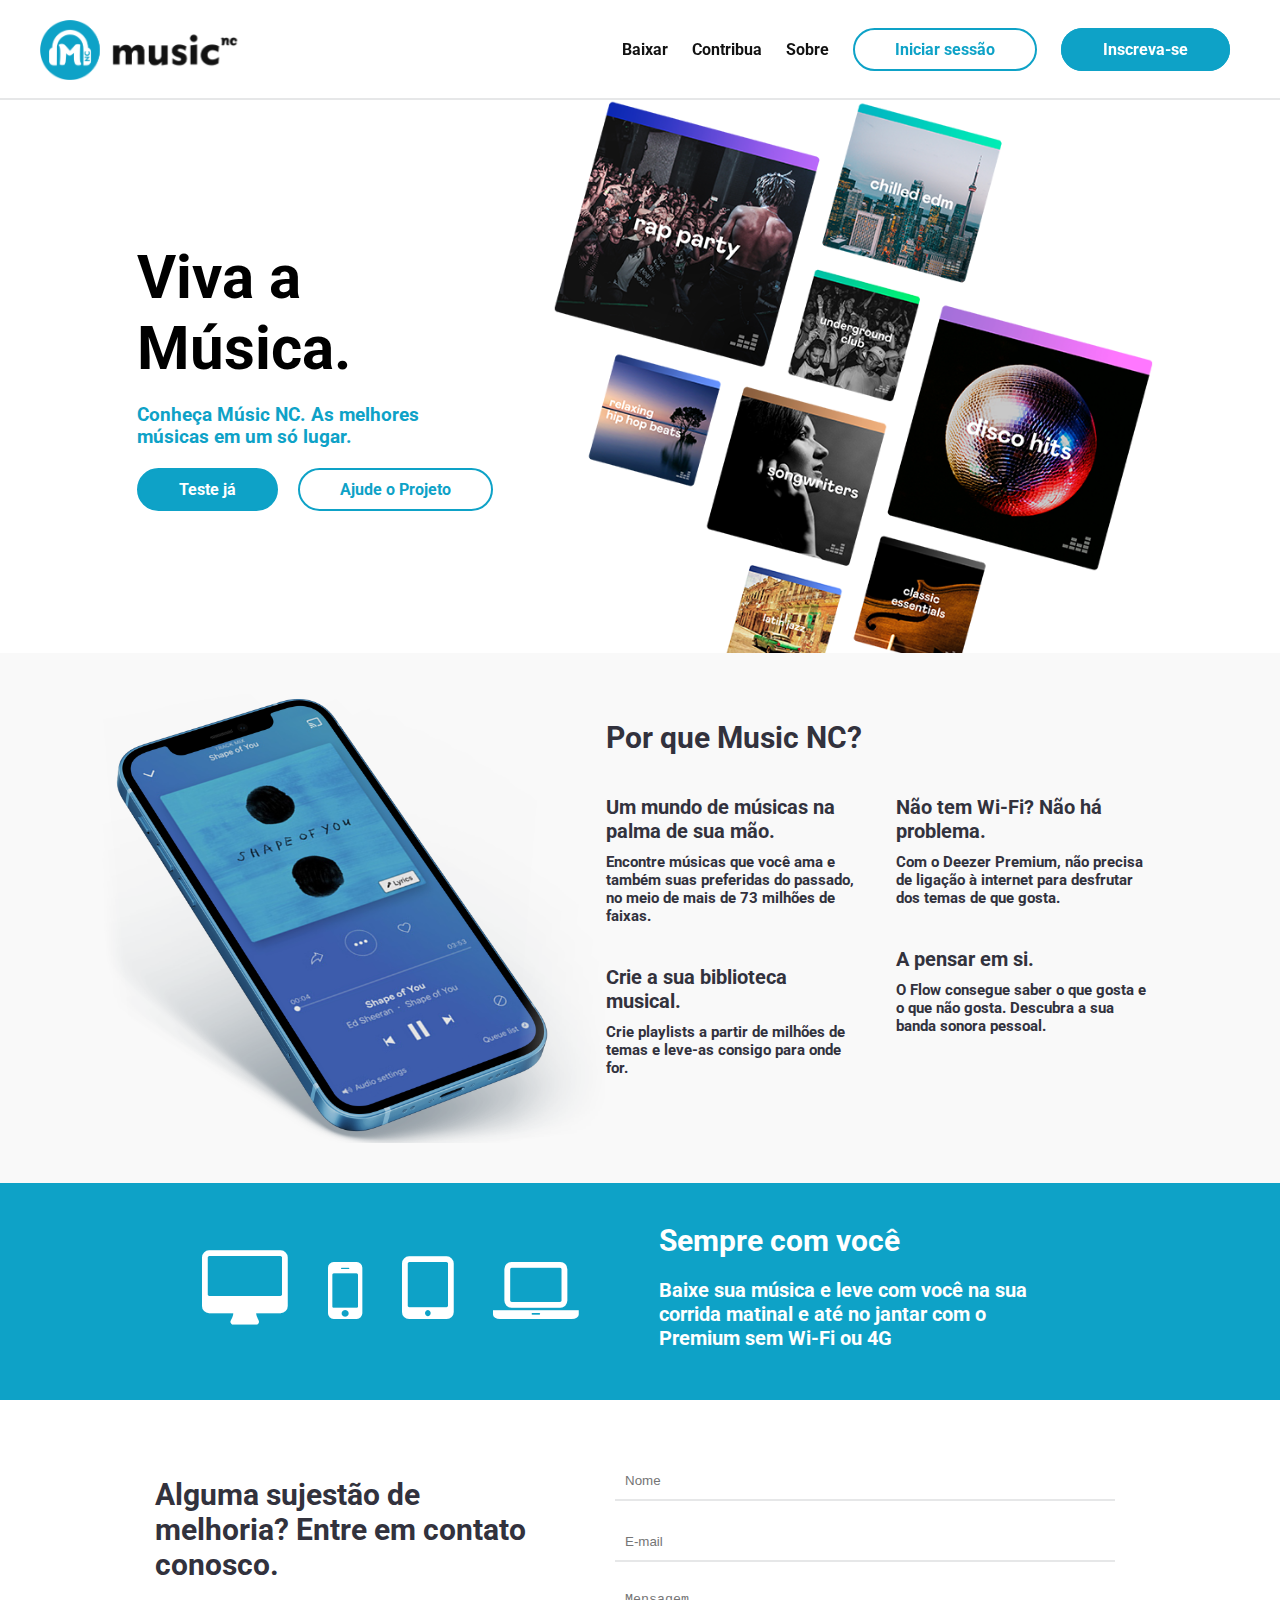
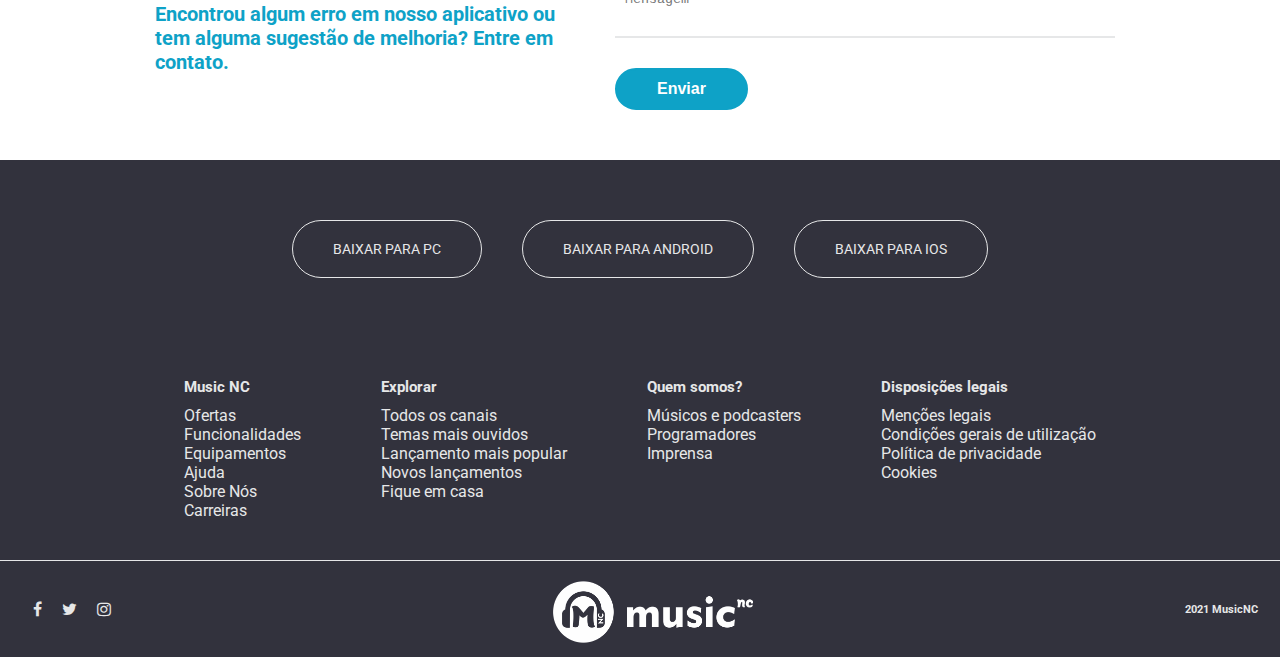
<file: index.html>
<!DOCTYPE html>
<html lang="pt">

<head>

    <!--CHARSET-->
    <meta charset="UTF-8">

    <!--NAME BAR-->
    <title>Home | Music NC</title>

    <!--ICON BAR-->
    <link rel="shortcut icon" href="img/icons/logo-princ.png">

    <!--IMPORT CSS-->
    <link rel="stylesheet" type="text/css" href="css/styles.css">

    <!--IMPORT JS-->
    

    <!--IMPORT FONTS E ICONS-->
    <link href="https://maxcdn.bootstrapcdn.com/font-awesome/4.7.0/css/font-awesome.min.css" rel="stylesheet" type="text/css">

    <link rel="preconnect" href="https://fonts.googleapis.com">
    <link rel="preconnect" href="https://fonts.gstatic.com" crossorigin>
    <link href="https://fonts.googleapis.com/css2?family=Roboto:wght@300;400;700&display=swap" rel="stylesheet">

</head>


<body>
    
    <!--HEADER-->
    <header>

        <a href="">
            <img id="logo-header" src="img/icons/logo-azul.png" alt="logo">
        </a>
        
        <nav>
            <a class="btn-princ btn-h-01" href="paginas/download.html">Baixar</a>
            <a class="btn-princ btn-h-01" href="paginas/doacao.html">Contribua</a>
            <a class="btn-princ btn-h-01" href="paginas/sobre.html">Sobre</a>
            <a class="btn-princ btn-h-02" href="paginas/login.html">Iniciar sessão</a>
            <a class="btn-princ btn-h-03" href="paginas/inscrever.html">Inscreva-se</a>
        </nav>

    </header>
    <!--FIM HEADER-->

    <!--BANNER-->
    <section id="sec-banner">

        <div>
            <div id="txt-banner">
                <h1>Viva a Música.</h1>
                <h3>Conheça Músic NC. As melhores músicas em um só lugar.</h3>
            </div>
    
            <div id="btn-banner">
                <a class="btn-princ btn-h-03" href="paginas/manutenção.html">Teste já</a>
                <a class="btn-princ btn-h-02" href="paginas/doacao.html">Ajude o Projeto</a>
            </div>
        </div>

        <img id="img-banner" src="img/banner/posters.png" alt="posters">
        
    </section>
    <!--FIM BANNER-->

    <!--FEATURE-->
    <section id="sec-feature">

        <img id="img-feature" src="img/banner/telefone.png" alt="">

        <div>

            <h2>Por que Music NC?</h2>

            <div id="textos-feacture"> <!--categorias-->

                <div>
                    <div class="cat-feature">
                        <h4>Um mundo de músicas na palma de sua mão.</h4>
                        <h5>Encontre músicas que você ama e também suas preferidas do passado, no meio de mais de 73 milhões de faixas.</h5>
                    </div>
    
                    <div class="cat-feature">
                        <h4>Crie a sua biblioteca musical.</h4>
                        <h5>Crie playlists a partir de milhões de temas e leve-as consigo para onde for.</h5>
                    </div>
                </div>
    
                <div>
                    <div class="cat-feature">
                        <h4>Não tem Wi-Fi? Não há problema.</h4>
                        <h5>Com o Deezer Premium, não precisa de ligação à internet para desfrutar dos temas de que gosta.</h5>
                    </div>
    
                    <div class="cat-feature">
                        <h4>A pensar em si.</h4>
                        <h5>O Flow consegue saber o que gosta e o que não gosta. Descubra a sua banda sonora pessoal.</h5>
                    </div>
                </div>

            </div> <!--fim categorias-->

        </div>

    </section>
    <!--FIM FEATURE-->

    <!--DEVICES-->
    <section id="sec-devices">

        <div id="icons-devices">
            <i class="fa fa-desktop icon-dev" aria-hidden="true"></i>
            <i class="fa fa-mobile icon-dev" aria-hidden="true"></i>
            <i class="fa fa-tablet icon-dev" aria-hidden="true"></i>
            <i class="fa fa-laptop icon-dev" aria-hidden="true"></i>
        </div>

        <div id="txt-devices">
            <h2 class="color">Sempre com você</h2>
            <h4 class="color">Baixe sua música e leve com você na sua corrida matinal e até no jantar com o Premium sem Wi-Fi ou 4G</h4>
        </div>

    </section>

    <!--FIM DEVICES-->

    <!--FORMS-->
        <section id="sec-forms">
            
            <div id="txt-forms">
                <h2>Alguma sujestão de melhoria? Entre em contato conosco.</h2>
                <h4 class="color2">Encontrou algum erro em nosso aplicativo ou tem alguma sugestão de melhoria? Entre em contato.</h4>
            </div>

            <form class="form-ct-contato" action="https://api.staticforms.xyz/submit" method="POST">

                <input type="hidden" name="accessKey" value="03edd409-aebb-43a2-8050-35e807dcd3a2">
                <input type="hidden" name="redirectTo" value="#">  

                <div class="ct-txt-form">
                    <input placeholder="Nome" type="text" class="cx-form" name="name" />
                </div>

                <div class="ct-txt-form">
                    <input placeholder="E-mail"  type="email" class="cx-form" name="email" />
                </div>

                <div class="ct-txt-form">
                    <textarea placeholder="Mensagem"  type="text" class="cx-form" name="message"></textarea>
                </div>
                
                <button class="btn-princ btn-h-03" type="submit">Enviar</button>

            </form>
        </section>
    <!--FIM FORMS-->

    <!--FOOTER-->
        <footer>
            <div class="itens-footer">
                <a class="btn-footer" href="img/icons/logo-azul.png" download="Music NC">BAIXAR PARA PC</a>
                <a class="btn-footer" href="img/icons/logo-azul.png" download="Music NC">BAIXAR PARA ANDROID</a>
                <a class="btn-footer" href="img/icons/logo-azul.png" download="Music NC">BAIXAR PARA IOS</a>
            </div>

            <div class="itens-footer">

                <div class="bloco-footer">
                    <h5 class="color3">Music NC</h5>
                    <a class="color3" href="">Ofertas</a>
                    <a class="color3" href="">Funcionalidades</a>
                    <a class="color3" href="">Equipamentos</a>
                    <a class="color3" href="">Ajuda</a>
                    <a class="color3" href="">Sobre Nós</a>
                    <a class="color3" href="">Carreiras</a>
                </div>

                <div class="bloco-footer">
                    <h5 class="color3">Explorar</h5>
                    <a class="color3" href="">Todos os canais</a>
                    <a class="color3" href="">Temas mais ouvidos</a>
                    <a class="color3" href="">Lançamento mais popular</a>
                    <a class="color3" href="">Novos lançamentos</a>
                    <a class="color3" href="">Fique em casa</a>
                </div>

                <div class="bloco-footer">
                    <h5 class="color3">Quem somos?</h5>
                    <a class="color3" href="">Músicos e podcasters</a>
                    <a class="color3" href="">Programadores</a>
                    <a class="color3" href="">Imprensa</a>
                </div>

                <div class="bloco-footer">
                    <h5 class="color3">Disposições legais</h5>
                    <a class="color3" href="">Menções legais</a>
                    <a class="color3" href="">Condições gerais de utilização</a>
                    <a class="color3" href="">Política de privacidade
                    </a>
                    <a class="color3" href="">Cookies</a>
                </div>

            </div>

            <div class="itens-b-footer">
                <div class="social-footer">
                    <a class="social" href="https://www.facebook.com/musicncbr">
                        <i class="fa fa-facebook" aria-hidden="true"></i>
                    </a>

                    <a class="social" href="https://twitter.com/musicncbr">
                        <i class="fa fa-twitter" aria-hidden="true"></i>
                    </a>

                    <a class="social" href="https://www.instagram.com/musicncbr/">
                        <i class="fa fa-instagram" aria-hidden="true"></i>
                    </a>
                </div>

                <a href="index.html">
                    <img id="logo-footer" src="img/icons/logo-branca.png" alt="">
                </a>

                <h6 class="color3">2021 MusicNC</h6>
            </div>

        </footer>
    <!--FIM FOOTER-->

</body>

</html>
</file>
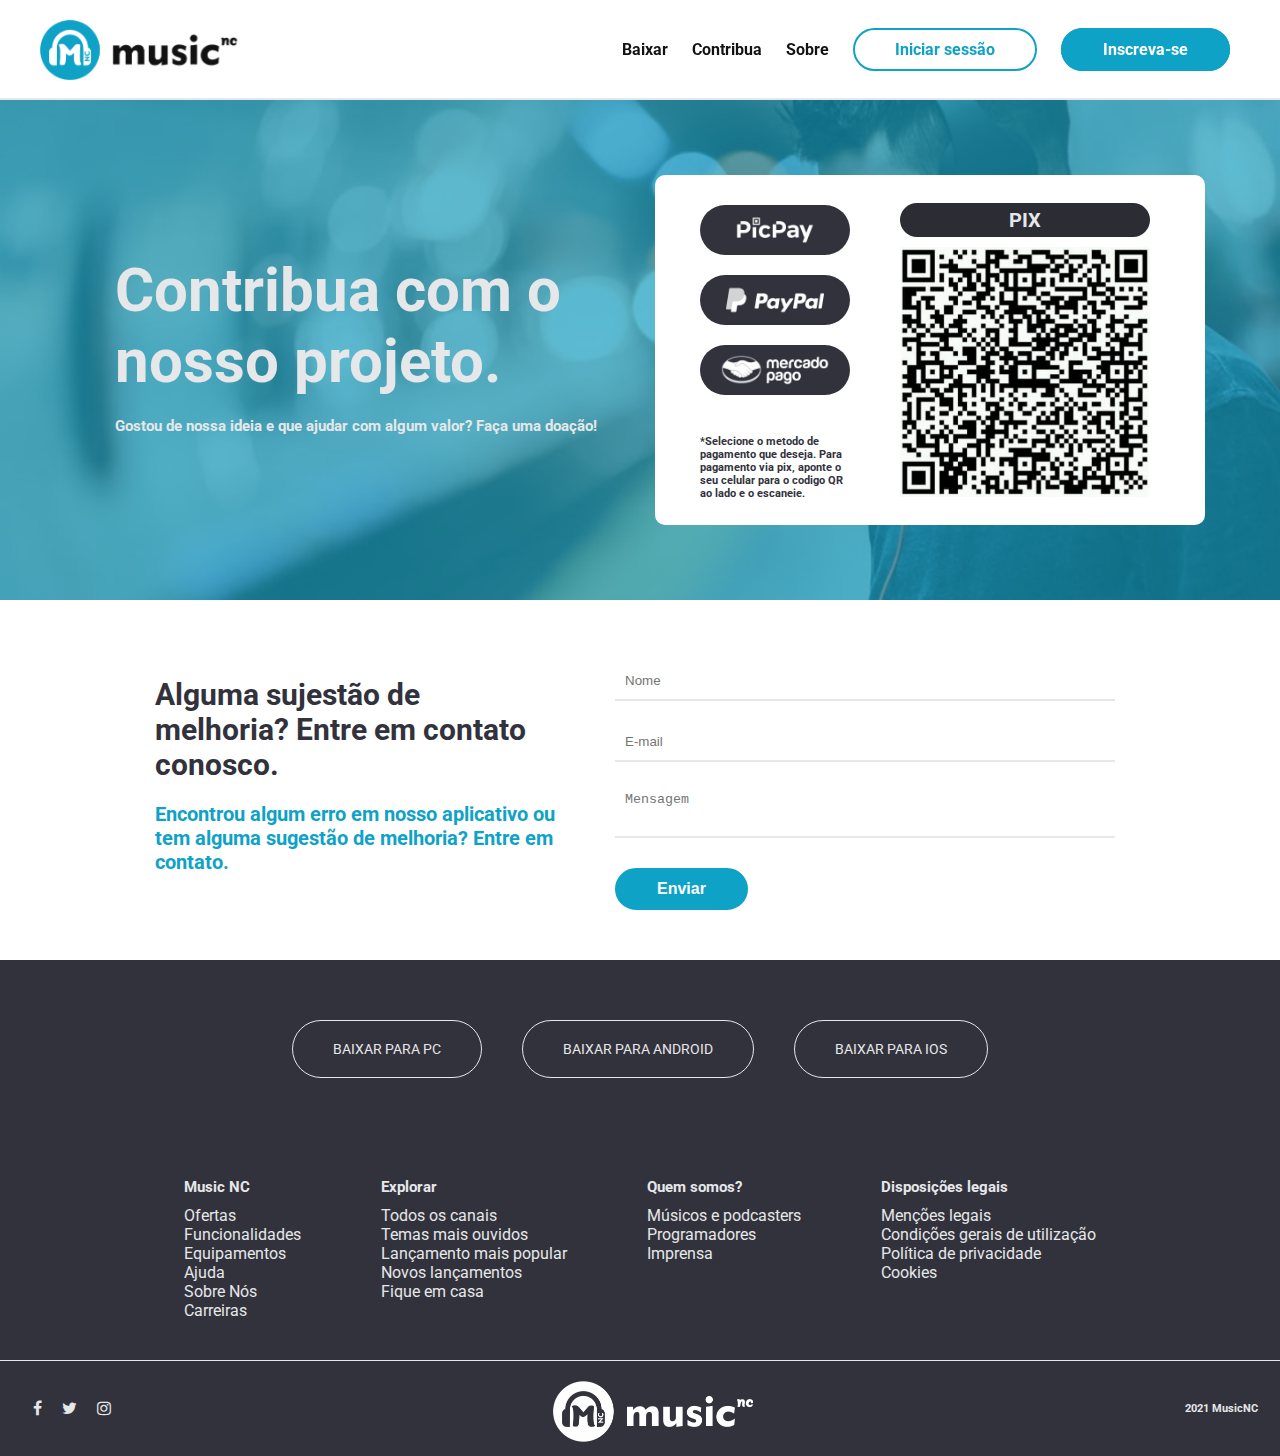
<file: paginas/doacao.html>
<!DOCTYPE html>
<html lang="pt">

<head>

    <!--CHARSET-->
    <meta charset="UTF-8">

    <!--NAME BAR-->
    <title>Contribua | Music NC</title>

    <!--ICON BAR-->
    <link rel="shortcut icon" href="../img/icons/logo-princ.png">

    <!--IMPORT CSS-->
    <link rel="stylesheet" type="text/css" href="../css/styles.css">

    <!--IMPORT JS-->
    

    <!--IMPORT FONTS E ICONS-->
    <link href="https://maxcdn.bootstrapcdn.com/font-awesome/4.7.0/css/font-awesome.min.css" rel="stylesheet" type="text/css">

    <link rel="preconnect" href="https://fonts.googleapis.com">
    <link rel="preconnect" href="https://fonts.gstatic.com" crossorigin>
    <link href="https://fonts.googleapis.com/css2?family=Roboto:wght@300;400;700&display=swap" rel="stylesheet">

</head>


<body>
    
    <!--HEADER-->
    <header>

        <a href="../index.html">
            <img id="logo-header" src="../img/icons/logo-azul.png" alt="logo">
        </a>
        
        <nav>
            <a class="btn-princ btn-h-01" href="download.html">Baixar</a>
            <a class="btn-princ btn-h-01" href="doacao.html">Contribua</a>
            <a class="btn-princ btn-h-01" href="sobre.html">Sobre</a>
            <a class="btn-princ btn-h-02" href="login.html">Iniciar sessão</a>
            <a class="btn-princ btn-h-03" href="inscrever.html">Inscreva-se</a>
        </nav>

    </header>
    <!--FIM HEADER-->


    <!--BANNER-->
    <section id="sec-banner-contribua">

        <div id="banner-contribua">

            <div>
                <h1 class="color3">Contribua com o nosso projeto.</h1>
    
                <h5 class="color3">Gostou de nossa ideia e que ajudar com algum valor? Faça uma doação!</h5>
            </div>
            
        </div>

        <div id="box-contribua">
            
            <div id="formas-pagamento">

                <div>

                    <a href=" https://picpay.me/vitor.ian2" target="_blank" class="box-forma-pagamento">
                        <img class="icon-pagamento" src="../img/icons/picpay.png" alt="">
                    </a>

                    <a href="https://www.paypal.com/cgi-bin/webscr?cmd=_s-xclick&hosted_button_id=Q6KUSMZGEGGP8" target="_blank" class="box-forma-pagamento">
                        <img class="icon-pagamento" src="../img/icons/paypal.png" alt="">
                    </a>

                    <a href="https://mpago.la/2tT5eDt" target="_blank" class="box-forma-pagamento">
                        <img class="icon-pagamento" src="../img/icons/mercadopago.png" alt="">
                    </a>

                    <h6 class="color1 obs">*Selecione o metodo de pagamento que deseja. Para pagamento via pix, aponte o seu celular para o codigo QR ao lado e o escaneie.</h6>

                </div>

                <div id="box-pix">
                    <h4 id="box-pagamento-pix" class="color3">PIX</h4>
                    <img id="pix" src="../img/icons/pix.png" alt="">
                </div>

            </div>
            
        </div>
        
    </section>
    <!--FIM BANNER-->


    <!--FORMS-->
    <section id="sec-forms">
            
        <div id="txt-forms">
            <h2>Alguma sujestão de melhoria? Entre em contato conosco.</h2>
            <h4 class="color2">Encontrou algum erro em nosso aplicativo ou tem alguma sugestão de melhoria? Entre em contato.</h4>
        </div>

        <form class="form-ct-contato" action="https://api.staticforms.xyz/submit" method="POST">

            <input type="hidden" name="accessKey" value="03edd409-aebb-43a2-8050-35e807dcd3a2">
            <input type="hidden" name="redirectTo" value="#">  

            <div class="ct-txt-form">
                <input placeholder="Nome" type="text" class="cx-form" name="name" />
            </div>

            <div class="ct-txt-form">
                <input placeholder="E-mail"  type="email" class="cx-form" name="email" />
            </div>

            <div class="ct-txt-form">
                <textarea placeholder="Mensagem"  type="text" class="cx-form" name="message"></textarea>
            </div>
            
            <button class="btn-princ btn-h-03" type="submit">Enviar</button>

        </form>
    </section>
    <!--FIM FORMS-->


    <!--FOOTER-->
        <footer>
            <div class="itens-footer">
                <a class="btn-footer" href="../img/icons/logo-azul.png" download="Music NC">BAIXAR PARA PC</a>
                <a class="btn-footer" href="../img/icons/logo-azul.png" download="Music NC">BAIXAR PARA ANDROID</a>
                <a class="btn-footer" href="../img/icons/logo-azul.png" download="Music NC">BAIXAR PARA IOS</a>
            </div>

            <div class="itens-footer">

                <div class="bloco-footer">
                    <h5 class="color3">Music NC</h5>
                    <a class="color3" href="">Ofertas</a>
                    <a class="color3" href="">Funcionalidades</a>
                    <a class="color3" href="">Equipamentos</a>
                    <a class="color3" href="">Ajuda</a>
                    <a class="color3" href="">Sobre Nós</a>
                    <a class="color3" href="">Carreiras</a>
                </div>

                <div class="bloco-footer">
                    <h5 class="color3">Explorar</h5>
                    <a class="color3" href="">Todos os canais</a>
                    <a class="color3" href="">Temas mais ouvidos</a>
                    <a class="color3" href="">Lançamento mais popular</a>
                    <a class="color3" href="">Novos lançamentos</a>
                    <a class="color3" href="">Fique em casa</a>
                </div>

                <div class="bloco-footer">
                    <h5 class="color3">Quem somos?</h5>
                    <a class="color3" href="">Músicos e podcasters</a>
                    <a class="color3" href="">Programadores</a>
                    <a class="color3" href="">Imprensa</a>
                </div>

                <div class="bloco-footer">
                    <h5 class="color3">Disposições legais</h5>
                    <a class="color3" href="">Menções legais</a>
                    <a class="color3" href="">Condições gerais de utilização</a>
                    <a class="color3" href="">Política de privacidade
                    </a>
                    <a class="color3" href="">Cookies</a>
                </div>

            </div>

            <div class="itens-b-footer">
                <div class="social-footer">
                    <a class="social" href="https://www.facebook.com/musicncbr">
                        <i class="fa fa-facebook" aria-hidden="true"></i>
                    </a>

                    <a class="social" href="https://twitter.com/musicncbr">
                        <i class="fa fa-twitter" aria-hidden="true"></i>
                    </a>

                    <a class="social" href="https://www.instagram.com/musicncbr/">
                        <i class="fa fa-instagram" aria-hidden="true"></i>
                    </a>
                </div>

                <a href="../index.html">
                    <img id="logo-footer" src="../img/icons/logo-branca.png" alt="">
                </a>

                <h6 class="color3">2021 MusicNC</h6>
            </div>

        </footer>
    <!--FIM FOOTER-->

</body>

</html>
</file>
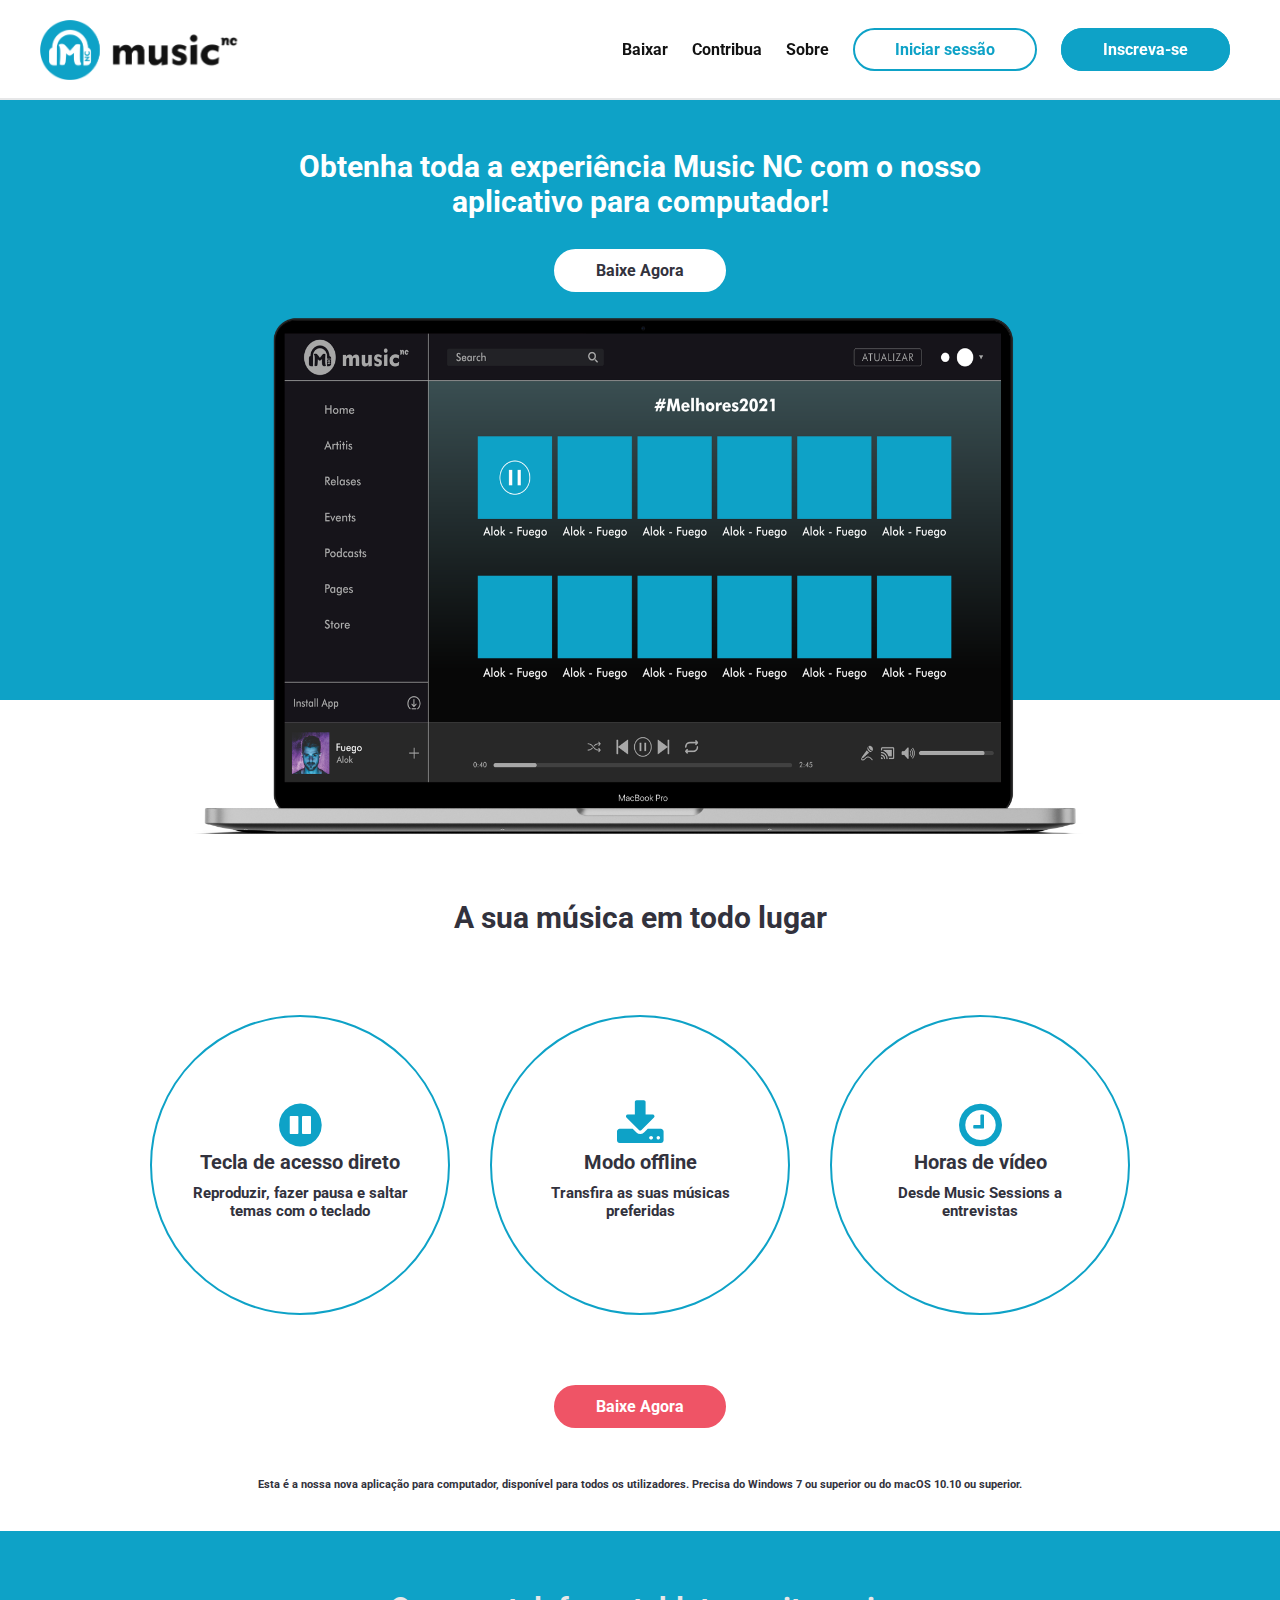
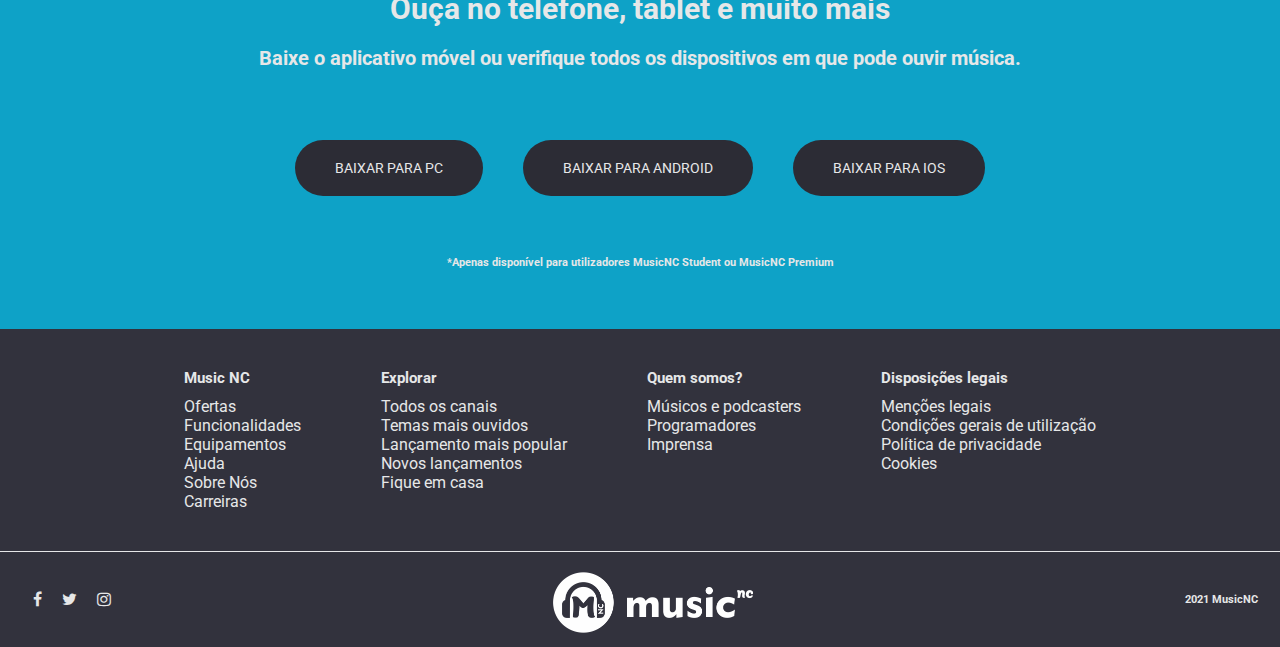
<file: paginas/download.html>
<!DOCTYPE html>
<html lang="pt">

<head>

    <!--CHARSET-->
    <meta charset="UTF-8">

    <!--NAME BAR-->
    <title>Download | Music NC</title>

    <!--ICON BAR-->
    <link rel="shortcut icon" href="../img/icons/logo-princ.png">

    <!--IMPORT CSS-->
    <link rel="stylesheet" type="text/css" href="../css/styles.css">

    <!--IMPORT JS-->
    

    <!--IMPORT FONTS E ICONS-->
    <link href="https://maxcdn.bootstrapcdn.com/font-awesome/4.7.0/css/font-awesome.min.css" rel="stylesheet" type="text/css">

    <link rel="preconnect" href="https://fonts.googleapis.com">
    <link rel="preconnect" href="https://fonts.gstatic.com" crossorigin>
    <link href="https://fonts.googleapis.com/css2?family=Roboto:wght@300;400;700&display=swap" rel="stylesheet">

</head>


<body>
    
    <!--HEADER-->
    <header>

        <a href="../index.html">
            <img id="logo-header" src="../img/icons/logo-azul.png" alt="logo">
        </a>
        
        <nav>
            <a class="btn-princ btn-h-01" href="download.html">Baixar</a>
            <a class="btn-princ btn-h-01" href="doacao.html">Contribua</a>
            <a class="btn-princ btn-h-01" href="sobre.html">Sobre</a>
            <a class="btn-princ btn-h-02" href="login.html">Iniciar sessão</a>
            <a class="btn-princ btn-h-03" href="inscrever.html">Inscreva-se</a>
        </nav>

    </header>
    <!--FIM HEADER-->


    <!--CONTEUDO-->
    <section id="sec-conteudo">

        <h2 class="color4 txt-conteudo">Obtenha toda a experiência Music NC com o nosso aplicativo para computador!</h2>
        <a class="btn-princ btn-h-04" href="../img/icons/logo-azul.png" download="Music NC">Baixe Agora</a>
        
        <img id="img-conteudo" src="../img/banner/macbook.png" alt="">

    </section>
    <!--FIM CONTEUDO-->


    <!--VANTAGENS-->
    <section id="sec-vantagens">

        <h2>A sua música em todo lugar</h2>

        <div id="vantagens">
            <div class="item-vantagens">
                <i class="fa fa-pause-circle" aria-hidden="true"></i>
                <h4 class="txt-item-vantagens">Tecla de acesso direto</h4>
                <h5 class="txt-item-vantagens">Reproduzir, fazer pausa e saltar temas com o teclado</h5>
            </div>

            <div class="item-vantagens">
                <i class="fa fa-download" aria-hidden="true"></i>
                <h4 class="txt-item-vantagens">Modo offline</h4>
                <h5 class="txt-item-vantagens">Transfira as suas músicas preferidas</h5>
            </div>

            <div class="item-vantagens">
                <i class="fa fa-clock-o" aria-hidden="true"></i>
                <h4 class="txt-item-vantagens">Horas de vídeo</h4>
                <h5 class="txt-item-vantagens">Desde Music Sessions a entrevistas</h5>
            </div>
        </div>

        <a class="btn-princ btn-h-05" href="../img/icons/logo-azul.png" download="Music NC">Baixe Agora</a>

        <h6 class="color5">Esta é a nossa nova aplicação para computador, disponível para todos os utilizadores. Precisa do Windows 7 ou superior ou do macOS 10.10 ou superior.</h6>

    </section>
    <!--FIM VANTAGENS-->


    <!--BAIXAR-->
    <section id="sec-baixar">

        <h2 class="color3">Ouça no telefone, tablet e muito mais</h2>
        <h4 class="color3">Baixe o aplicativo móvel ou verifique todos os dispositivos em que pode ouvir música.</h4>

        <div class="itens-footer">
            <a class="btn-baixar" href="../img/icons/logo-azul.png" download="Music NC">BAIXAR PARA PC</a>
            <a class="btn-baixar" href="../img/icons/logo-azul.png" download="Music NC">BAIXAR PARA ANDROID</a>
            <a class="btn-baixar" href="../img/icons/logo-azul.png" download="Music NC">BAIXAR PARA IOS</a>
        </div>

        <h6 class="color3">*Apenas disponível para utilizadores MusicNC Student ou MusicNC Premium</h6>

    </section>
    <!--FIM BAIXAR-->


    <!--FOOTER-->
        <footer>

            <div class="itens-footer">

                <div class="bloco-footer">
                    <h5 class="color3">Music NC</h5>
                    <a class="color3" href="">Ofertas</a>
                    <a class="color3" href="">Funcionalidades</a>
                    <a class="color3" href="">Equipamentos</a>
                    <a class="color3" href="">Ajuda</a>
                    <a class="color3" href="">Sobre Nós</a>
                    <a class="color3" href="">Carreiras</a>
                </div>

                <div class="bloco-footer">
                    <h5 class="color3">Explorar</h5>
                    <a class="color3" href="">Todos os canais</a>
                    <a class="color3" href="">Temas mais ouvidos</a>
                    <a class="color3" href="">Lançamento mais popular</a>
                    <a class="color3" href="">Novos lançamentos</a>
                    <a class="color3" href="">Fique em casa</a>
                </div>

                <div class="bloco-footer">
                    <h5 class="color3">Quem somos?</h5>
                    <a class="color3" href="">Músicos e podcasters</a>
                    <a class="color3" href="">Programadores</a>
                    <a class="color3" href="">Imprensa</a>
                </div>

                <div class="bloco-footer">
                    <h5 class="color3">Disposições legais</h5>
                    <a class="color3" href="">Menções legais</a>
                    <a class="color3" href="">Condições gerais de utilização</a>
                    <a class="color3" href="">Política de privacidade
                    </a>
                    <a class="color3" href="">Cookies</a>
                </div>

            </div>

            <div class="itens-b-footer">
                <div class="social-footer">
                    <a class="social" href="https://www.facebook.com/musicncbr">
                        <i class="fa fa-facebook" aria-hidden="true"></i>
                    </a>

                    <a class="social" href="https://twitter.com/musicncbr">
                        <i class="fa fa-twitter" aria-hidden="true"></i>
                    </a>

                    <a class="social" href="https://www.instagram.com/musicncbr/">
                        <i class="fa fa-instagram" aria-hidden="true"></i>
                    </a>
                </div>

                <a href="../index.html">
                    <img id="logo-footer" src="../img/icons/logo-branca.png" alt="">
                </a>

                <h6 class="color3">2021 MusicNC</h6>
            </div>

        </footer>
    <!--FIM FOOTER-->

</body>

</html>
</file>
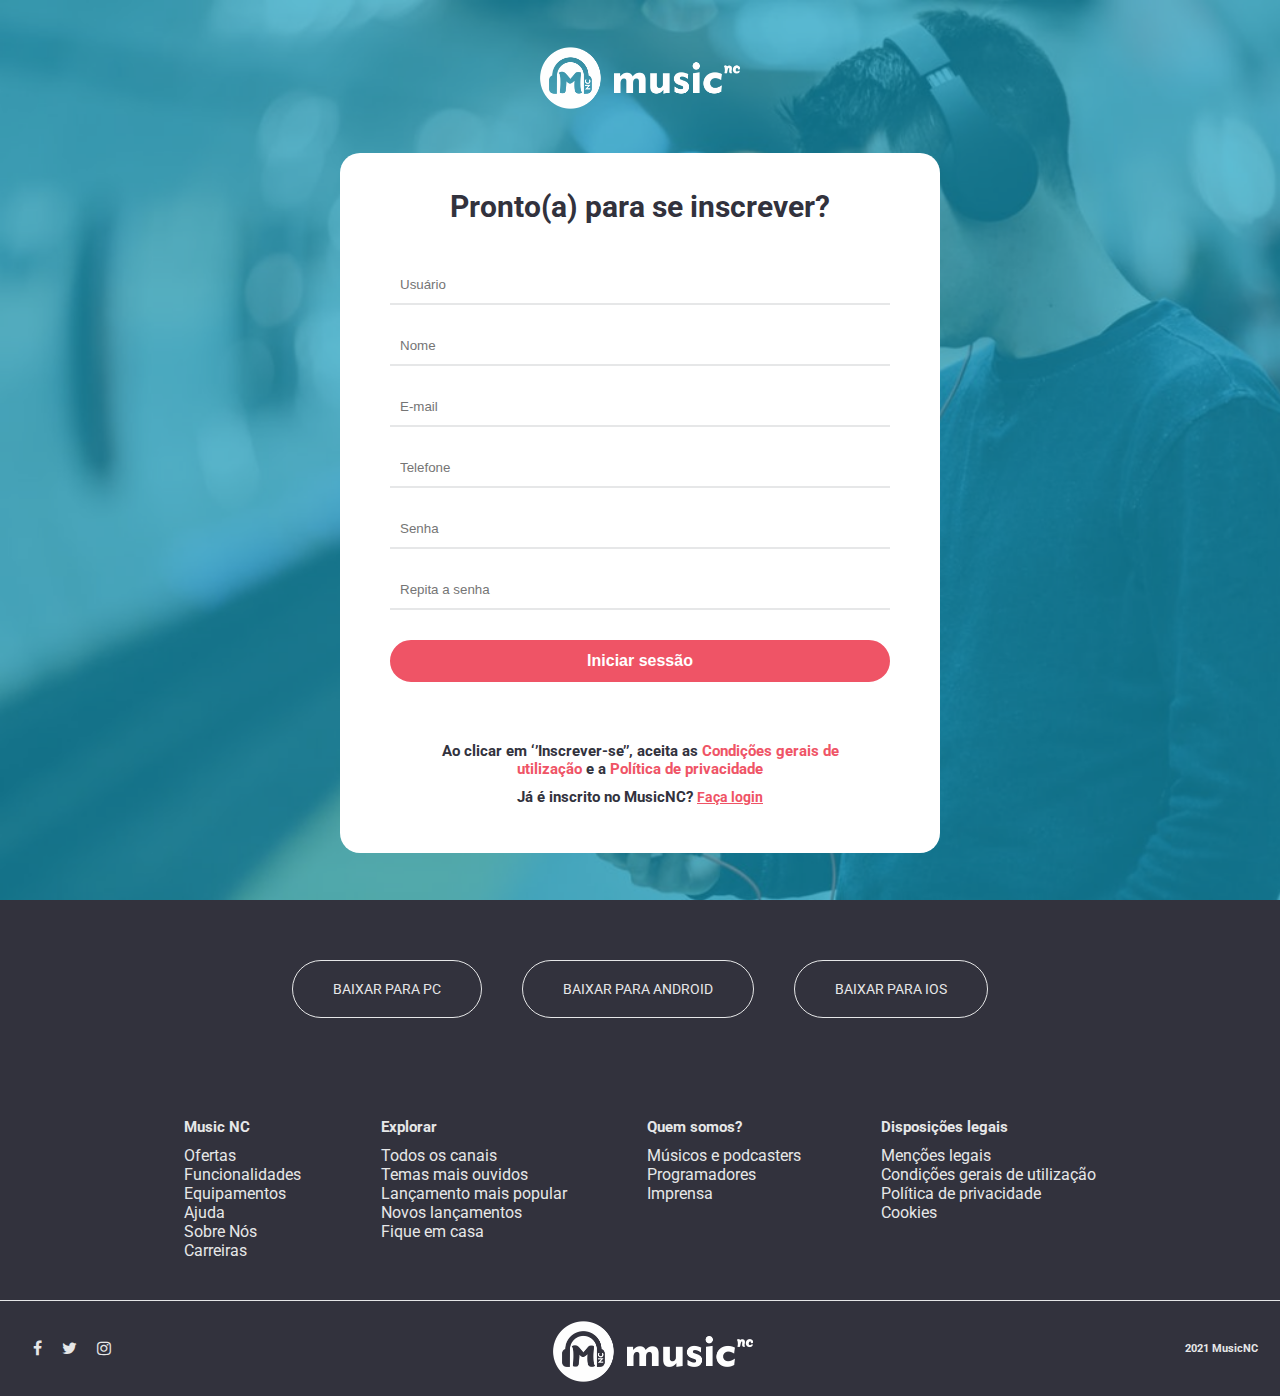
<file: paginas/inscrever.html>
<!DOCTYPE html>
<html lang="pt">

<head>

    <!--CHARSET-->
    <meta charset="UTF-8">

    <!--NAME BAR-->
    <title>Inscreva-se | Music NC</title>

    <!--ICON BAR-->
    <link rel="shortcut icon" href="../img/icons/logo-princ.png">

    <!--IMPORT CSS-->
    <link rel="stylesheet" type="text/css" href="../css/styles.css">

    <!--IMPORT JS-->
    

    <!--IMPORT FONTS E ICONS-->
    <link href="https://maxcdn.bootstrapcdn.com/font-awesome/4.7.0/css/font-awesome.min.css" rel="stylesheet" type="text/css">

    <link rel="preconnect" href="https://fonts.googleapis.com">
    <link rel="preconnect" href="https://fonts.gstatic.com" crossorigin>
    <link href="https://fonts.googleapis.com/css2?family=Roboto:wght@300;400;700&display=swap" rel="stylesheet">

</head>


<body>
    
    <section id="sec-login">

        <a href="../index.html">
            <img id="logo-login" src="../img/icons/logo-branca.png" alt="logo">
        </a>

        <div class="cx-inscreva">
            <h2>Pronto(a) para se inscrever?</h2>
        
            <form class="form-ct-contato" action="" method="post">

                

                <div class="ct-txt-form">
                    <input placeholder="Usuário" type="text" class="cx-form" name="username" />
                </div>

                <div class="ct-txt-form">
                    <input placeholder="Nome" type="name" class="cx-form" name="name" />
                </div>

                <div class="ct-txt-form">
                    <input placeholder="E-mail"  type="email" class="cx-form" name="email" />
                </div>

                <div class="ct-txt-form">
                    <input placeholder="Telefone" type="tel" class="cx-form" name="name" />
                </div>

                <div class="ct-txt-form">
                    <input placeholder="Senha"  type="password" class="cx-form" name="email" />
                </div>

                <div class="ct-txt-form">
                    <input placeholder="Repita a senha"  type="password" class="cx-form" name="email" />
                </div>
                
                <button class="btn-princ btn-h-06" type="submit">Iniciar sessão</button>

            </form>

            <div class="info-form">
                <h5 class="color1">
                    Ao clicar em ‘’Inscrever-se’’, aceita as <a href="" class="color6">Condições gerais de utilização</a> e a <a href="" class="color6">Política de privacidade</a> 
                </h5>
    
                <h5 class="color1">
                    Já é inscrito no MusicNC?
                    <a href="login.html" class="btn-secund-2">Faça login</a>
                </h5>
            </div>
            
        </div>  

    </section>
    


    <!--FOOTER-->
        <footer>
            <div class="itens-footer">
                <a class="btn-footer" href="../img/icons/logo-azul.png" download="Music NC">BAIXAR PARA PC</a>
                <a class="btn-footer" href="../img/icons/logo-azul.png" download="Music NC">BAIXAR PARA ANDROID</a>
                <a class="btn-footer" href="../img/icons/logo-azul.png" download="Music NC">BAIXAR PARA IOS</a>
            </div>

            <div class="itens-footer">

                <div class="bloco-footer">
                    <h5 class="color3">Music NC</h5>
                    <a class="color3" href="">Ofertas</a>
                    <a class="color3" href="">Funcionalidades</a>
                    <a class="color3" href="">Equipamentos</a>
                    <a class="color3" href="">Ajuda</a>
                    <a class="color3" href="">Sobre Nós</a>
                    <a class="color3" href="">Carreiras</a>
                </div>

                <div class="bloco-footer">
                    <h5 class="color3">Explorar</h5>
                    <a class="color3" href="">Todos os canais</a>
                    <a class="color3" href="">Temas mais ouvidos</a>
                    <a class="color3" href="">Lançamento mais popular</a>
                    <a class="color3" href="">Novos lançamentos</a>
                    <a class="color3" href="">Fique em casa</a>
                </div>

                <div class="bloco-footer">
                    <h5 class="color3">Quem somos?</h5>
                    <a class="color3" href="">Músicos e podcasters</a>
                    <a class="color3" href="">Programadores</a>
                    <a class="color3" href="">Imprensa</a>
                </div>

                <div class="bloco-footer">
                    <h5 class="color3">Disposições legais</h5>
                    <a class="color3" href="">Menções legais</a>
                    <a class="color3" href="">Condições gerais de utilização</a>
                    <a class="color3" href="">Política de privacidade
                    </a>
                    <a class="color3" href="">Cookies</a>
                </div>

            </div>

            <div class="itens-b-footer">
                <div class="social-footer">
                    <a class="social" href="https://www.facebook.com/musicncbr">
                        <i class="fa fa-facebook" aria-hidden="true"></i>
                    </a>

                    <a class="social" href="https://twitter.com/musicncbr">
                        <i class="fa fa-twitter" aria-hidden="true"></i>
                    </a>

                    <a class="social" href="https://www.instagram.com/musicncbr/">
                        <i class="fa fa-instagram" aria-hidden="true"></i>
                    </a>
                </div>
                
                <a href="../index.html">
                    <img id="logo-footer" src="../img/icons/logo-branca.png" alt="">
                </a>

                <h6 class="color3">2021 MusicNC</h6>
            </div>

        </footer>
    <!--FIM FOOTER-->

</body>

</html>
</file>
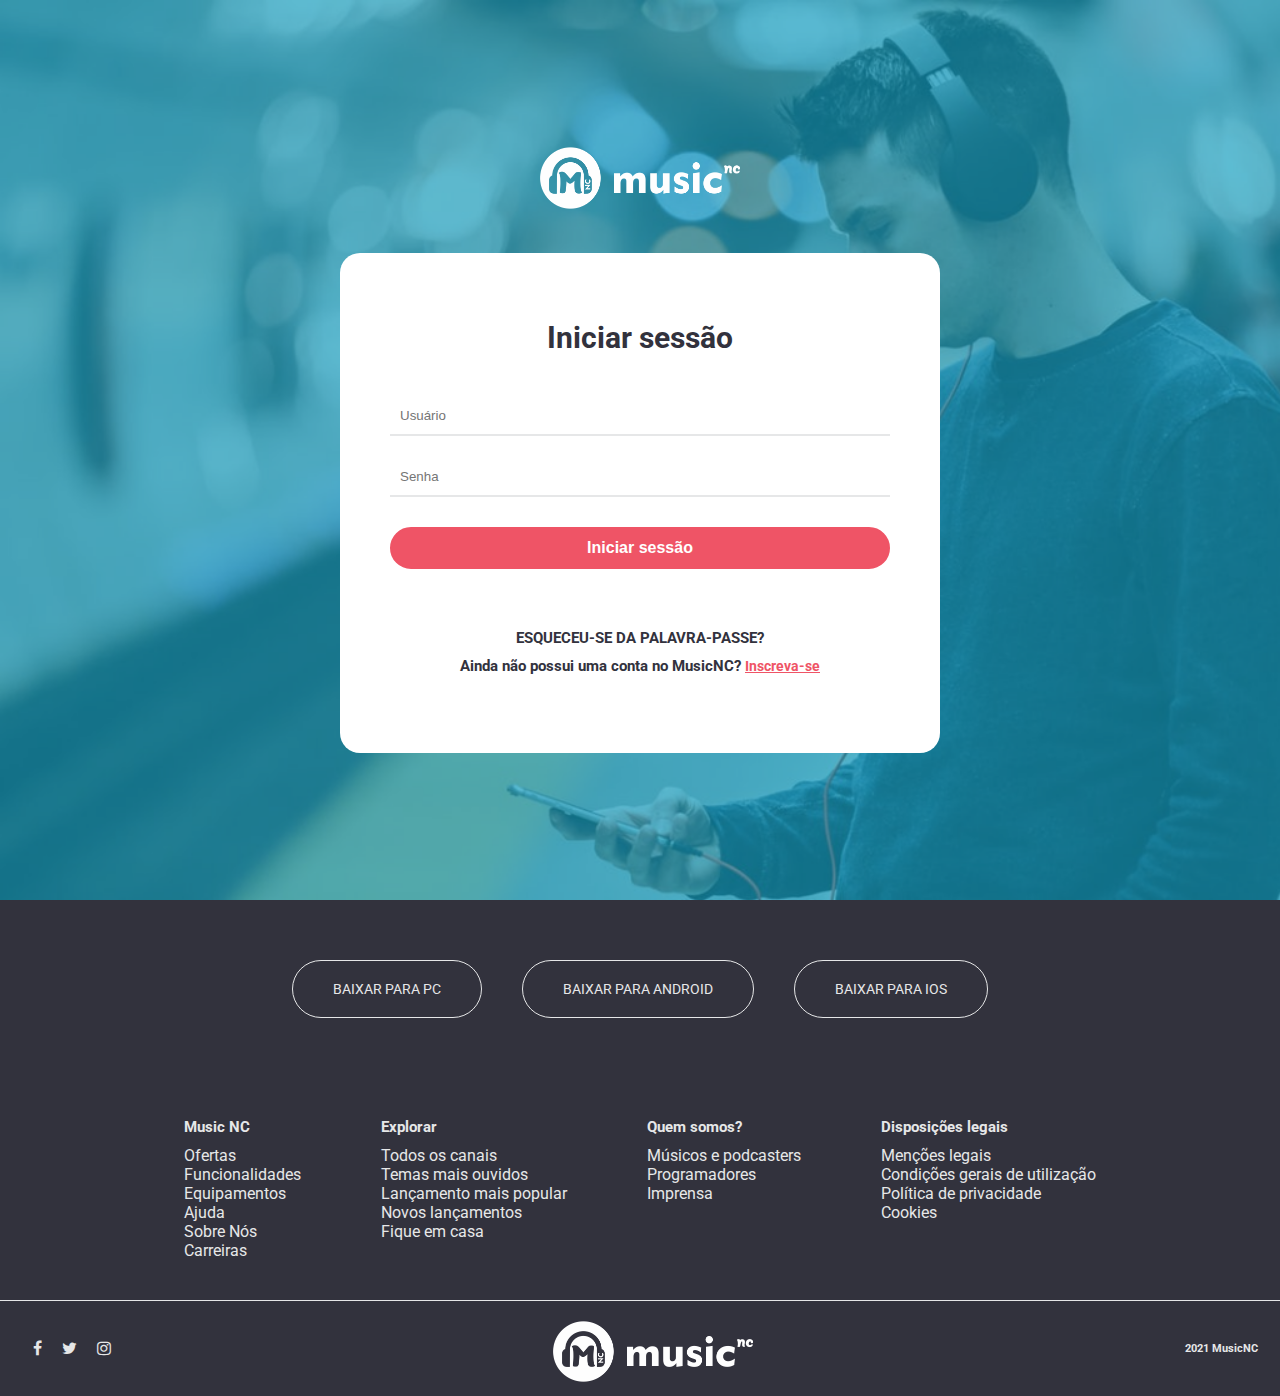
<file: paginas/login.html>
<!DOCTYPE html>
<html lang="pt">

<head>

    <!--CHARSET-->
    <meta charset="UTF-8">

    <!--NAME BAR-->
    <title>Login | Music NC</title>

    <!--ICON BAR-->
    <link rel="shortcut icon" href="../img/icons/logo-princ.png">

    <!--IMPORT CSS-->
    <link rel="stylesheet" type="text/css" href="../css/styles.css">

    <!--IMPORT JS-->
    

    <!--IMPORT FONTS E ICONS-->
    <link href="https://maxcdn.bootstrapcdn.com/font-awesome/4.7.0/css/font-awesome.min.css" rel="stylesheet" type="text/css">

    <link rel="preconnect" href="https://fonts.googleapis.com">
    <link rel="preconnect" href="https://fonts.gstatic.com" crossorigin>
    <link href="https://fonts.googleapis.com/css2?family=Roboto:wght@300;400;700&display=swap" rel="stylesheet">

</head>


<body>
    
    <section id="sec-login">

        <a href="../index.html">
            <img id="logo-login" src="../img/icons/logo-branca.png" alt="logo">
        </a>

        <div class="cx-login">
            <h2>Iniciar sessão</h2>
        
            <form class="form-ct-contato" action="" method="post">

                <div class="ct-txt-form">
                    <input placeholder="Usuário" type="text" class="cx-form" name="name" />
                </div>

                <div class="ct-txt-form">
                    <input placeholder="Senha"  type="password" class="cx-form" name="email" />
                </div>
                
                <button class="btn-princ btn-h-06" type="submit">Iniciar sessão</button>

            </form>

            <div class="info-form">
                <h5>
                    <a href="" class="color1">ESQUECEU-SE DA PALAVRA-PASSE?</a>
                </h5>
    
                <h5 class="color1">
                    Ainda não possui uma conta no MusicNC?
                    <a href="inscrever.html" class="btn-secund-2">Inscreva-se</a>
                </h5>
            </div>
            
        </div>  

    </section>
    


    <!--FOOTER-->
        <footer>
            <div class="itens-footer">
                <a class="btn-footer" href="../img/icons/logo-azul.png" download="Music NC">BAIXAR PARA PC</a>
                <a class="btn-footer" href="../img/icons/logo-azul.png" download="Music NC">BAIXAR PARA ANDROID</a>
                <a class="btn-footer" href="../img/icons/logo-azul.png" download="Music NC">BAIXAR PARA IOS</a>
            </div>

            <div class="itens-footer">

                <div class="bloco-footer">
                    <h5 class="color3">Music NC</h5>
                    <a class="color3" href="">Ofertas</a>
                    <a class="color3" href="">Funcionalidades</a>
                    <a class="color3" href="">Equipamentos</a>
                    <a class="color3" href="">Ajuda</a>
                    <a class="color3" href="">Sobre Nós</a>
                    <a class="color3" href="">Carreiras</a>
                </div>

                <div class="bloco-footer">
                    <h5 class="color3">Explorar</h5>
                    <a class="color3" href="">Todos os canais</a>
                    <a class="color3" href="">Temas mais ouvidos</a>
                    <a class="color3" href="">Lançamento mais popular</a>
                    <a class="color3" href="">Novos lançamentos</a>
                    <a class="color3" href="">Fique em casa</a>
                </div>

                <div class="bloco-footer">
                    <h5 class="color3">Quem somos?</h5>
                    <a class="color3" href="">Músicos e podcasters</a>
                    <a class="color3" href="">Programadores</a>
                    <a class="color3" href="">Imprensa</a>
                </div>

                <div class="bloco-footer">
                    <h5 class="color3">Disposições legais</h5>
                    <a class="color3" href="">Menções legais</a>
                    <a class="color3" href="">Condições gerais de utilização</a>
                    <a class="color3" href="">Política de privacidade
                    </a>
                    <a class="color3" href="">Cookies</a>
                </div>

            </div>

            <div class="itens-b-footer">
                <div class="social-footer">
                    <a class="social" href="https://www.facebook.com/musicncbr">
                        <i class="fa fa-facebook" aria-hidden="true"></i>
                    </a>

                    <a class="social" href="https://twitter.com/musicncbr">
                        <i class="fa fa-twitter" aria-hidden="true"></i>
                    </a>

                    <a class="social" href="https://www.instagram.com/musicncbr/">
                        <i class="fa fa-instagram" aria-hidden="true"></i>
                    </a>
                </div>

                <a href="../index.html">
                    <img id="logo-footer" src="../img/icons/logo-branca.png" alt="">
                </a>

                <h6 class="color3">2021 MusicNC</h6>
            </div>

        </footer>
    <!--FIM FOOTER-->

</body>

</html>
</file>
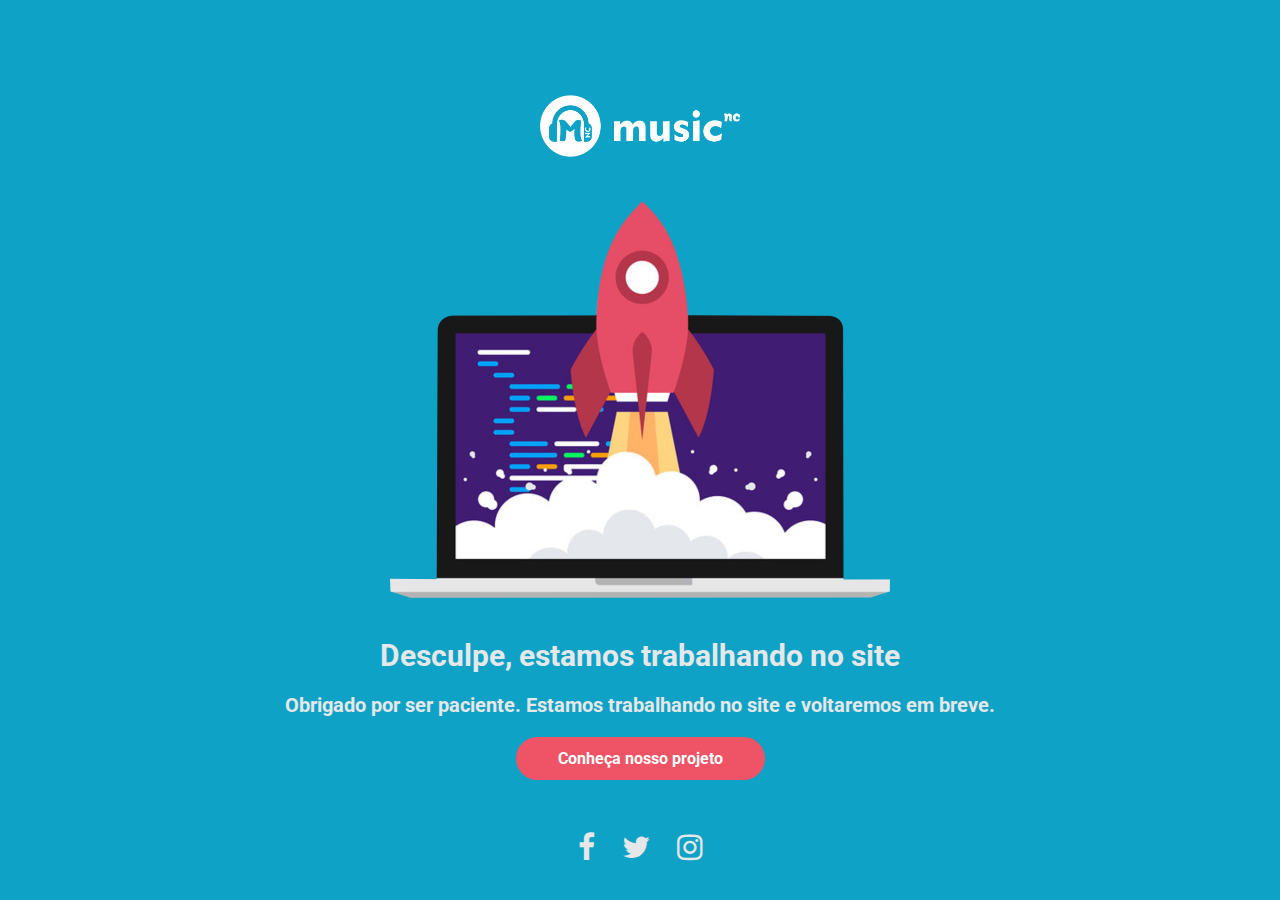
<file: paginas/manutenção.html>
<!DOCTYPE html>
<html lang="pt">

<head>

    <!--CHARSET-->
    <meta charset="UTF-8">

    <!--NAME BAR-->
    <title>Login | Music NC</title>

    <!--ICON BAR-->
    <link rel="shortcut icon" href="../img/icons/logo-princ.png">

    <!--IMPORT CSS-->
    <link rel="stylesheet" type="text/css" href="../css/styles.css">

    <!--IMPORT JS-->
    

    <!--IMPORT FONTS E ICONS-->
    <link href="https://maxcdn.bootstrapcdn.com/font-awesome/4.7.0/css/font-awesome.min.css" rel="stylesheet" type="text/css">

    <link rel="preconnect" href="https://fonts.googleapis.com">
    <link rel="preconnect" href="https://fonts.gstatic.com" crossorigin>
    <link href="https://fonts.googleapis.com/css2?family=Roboto:wght@300;400;700&display=swap" rel="stylesheet">

</head>


<body>
    
    <section id="manutencao">

        <a href="../index.html">
            <img id="logo-manutencao" src="../img/icons/logo-branca.png" alt="logo">
        </a>

        <img id="img-foguete" src="../img/banner/foguete.png" alt="">

        <div class="">
            <h2 class="color3">Desculpe, estamos trabalhando no site</h2>
            <h4 class="color3">Obrigado por ser paciente. Estamos trabalhando no site e voltaremos em breve.</h4>
        </div>  

        <a class="btn-princ btn-h-05" href="sobre.html">Conheça nosso projeto</a>

        <div id="sociais-manutencao">
            <a class="social-manutencao" href="https://www.facebook.com/musicncbr">
                <i class="fa fa-facebook" aria-hidden="true"></i>
            </a>

            <a class="social-manutencao" href="https://twitter.com/musicncbr">
                <i class="fa fa-twitter" aria-hidden="true"></i>
            </a>

            <a class="social-manutencao" href="https://www.instagram.com/musicncbr/">
                <i class="fa fa-instagram" aria-hidden="true"></i>
            </a>
        </div>

    </section>

</body>

</html>
</file>
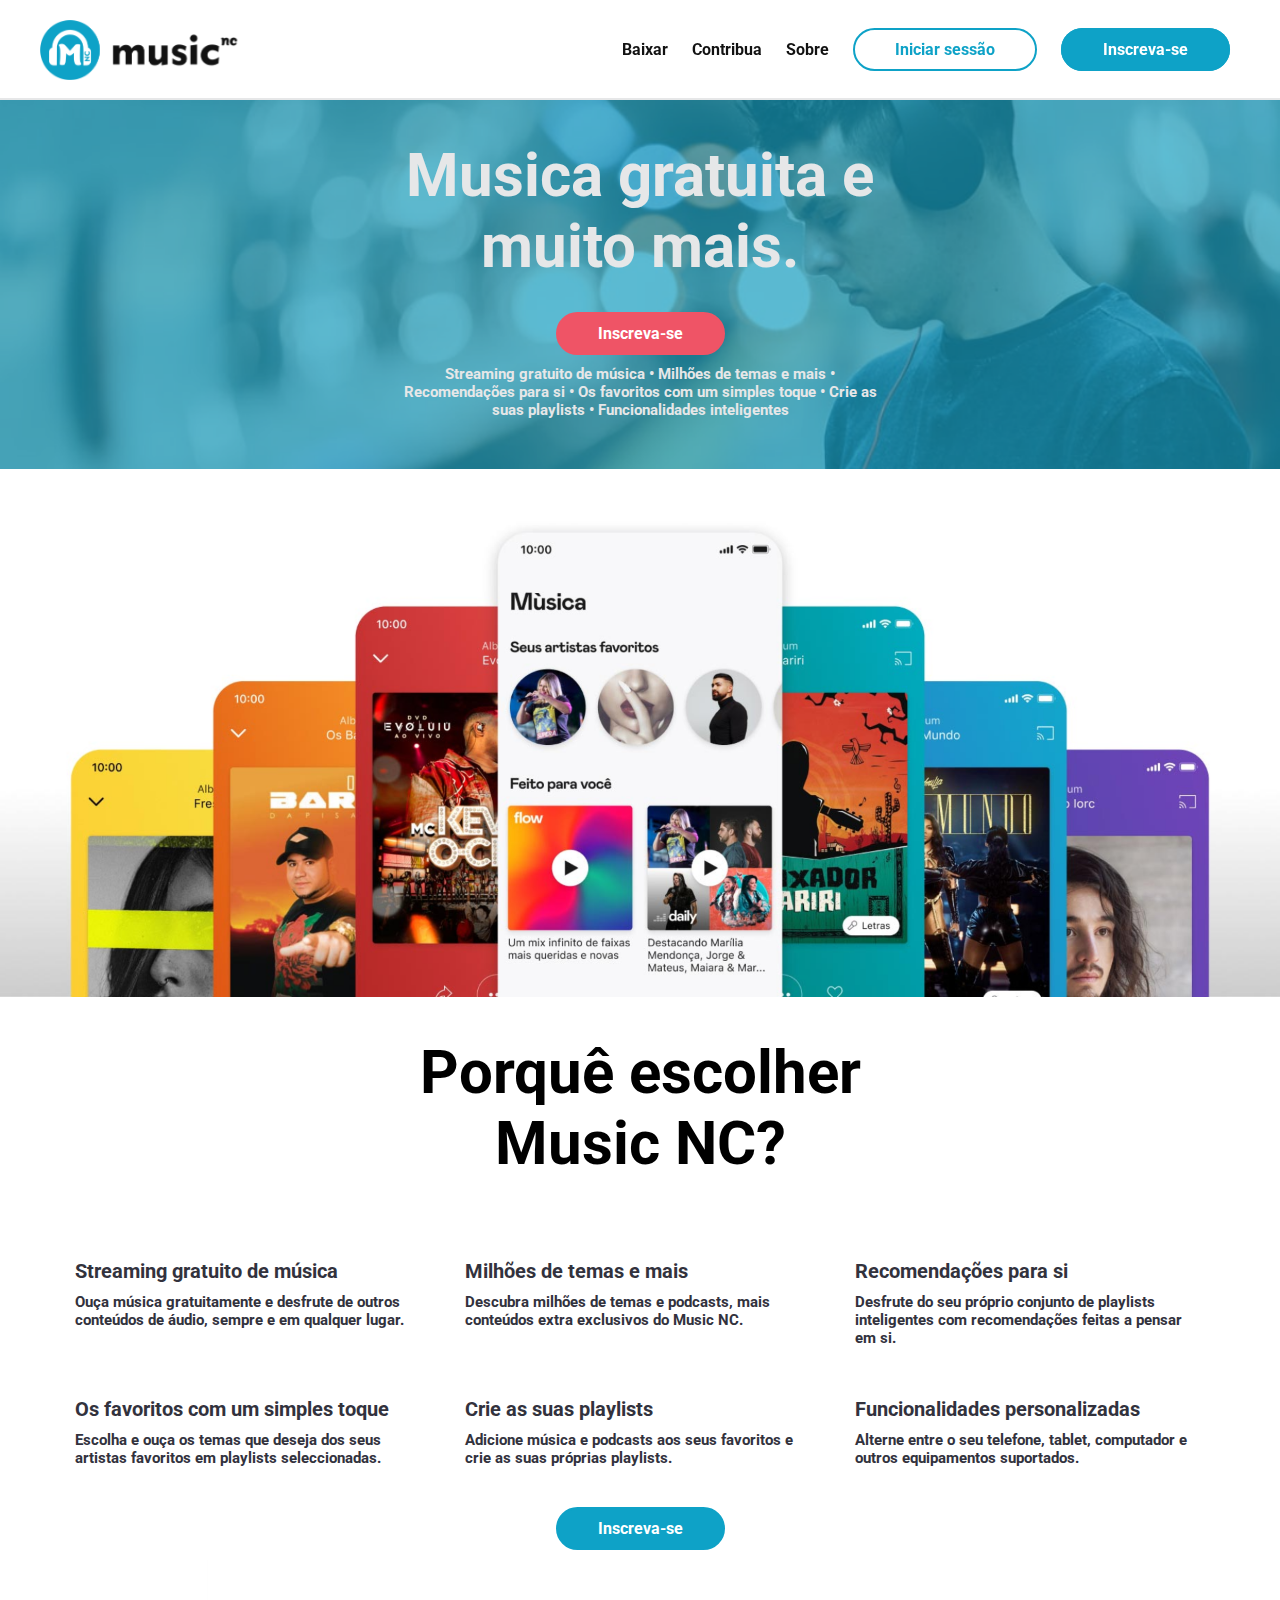
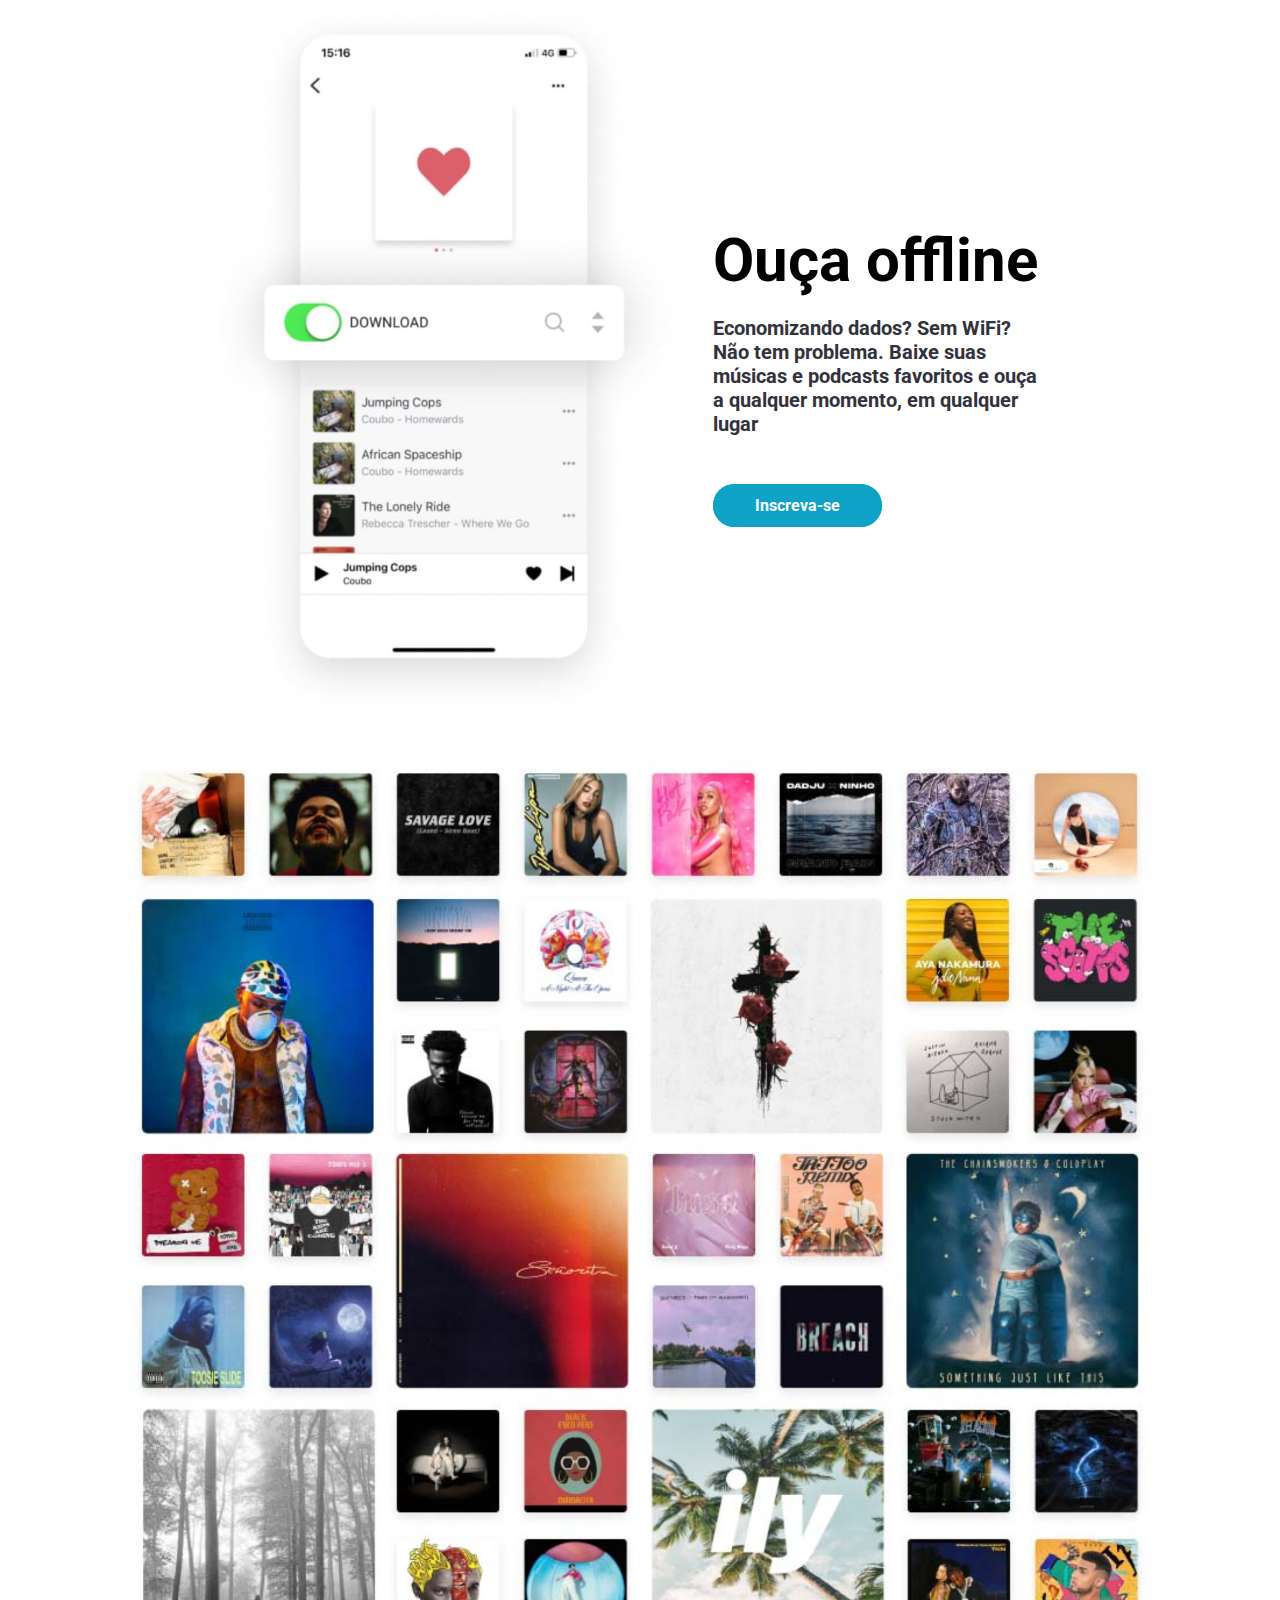
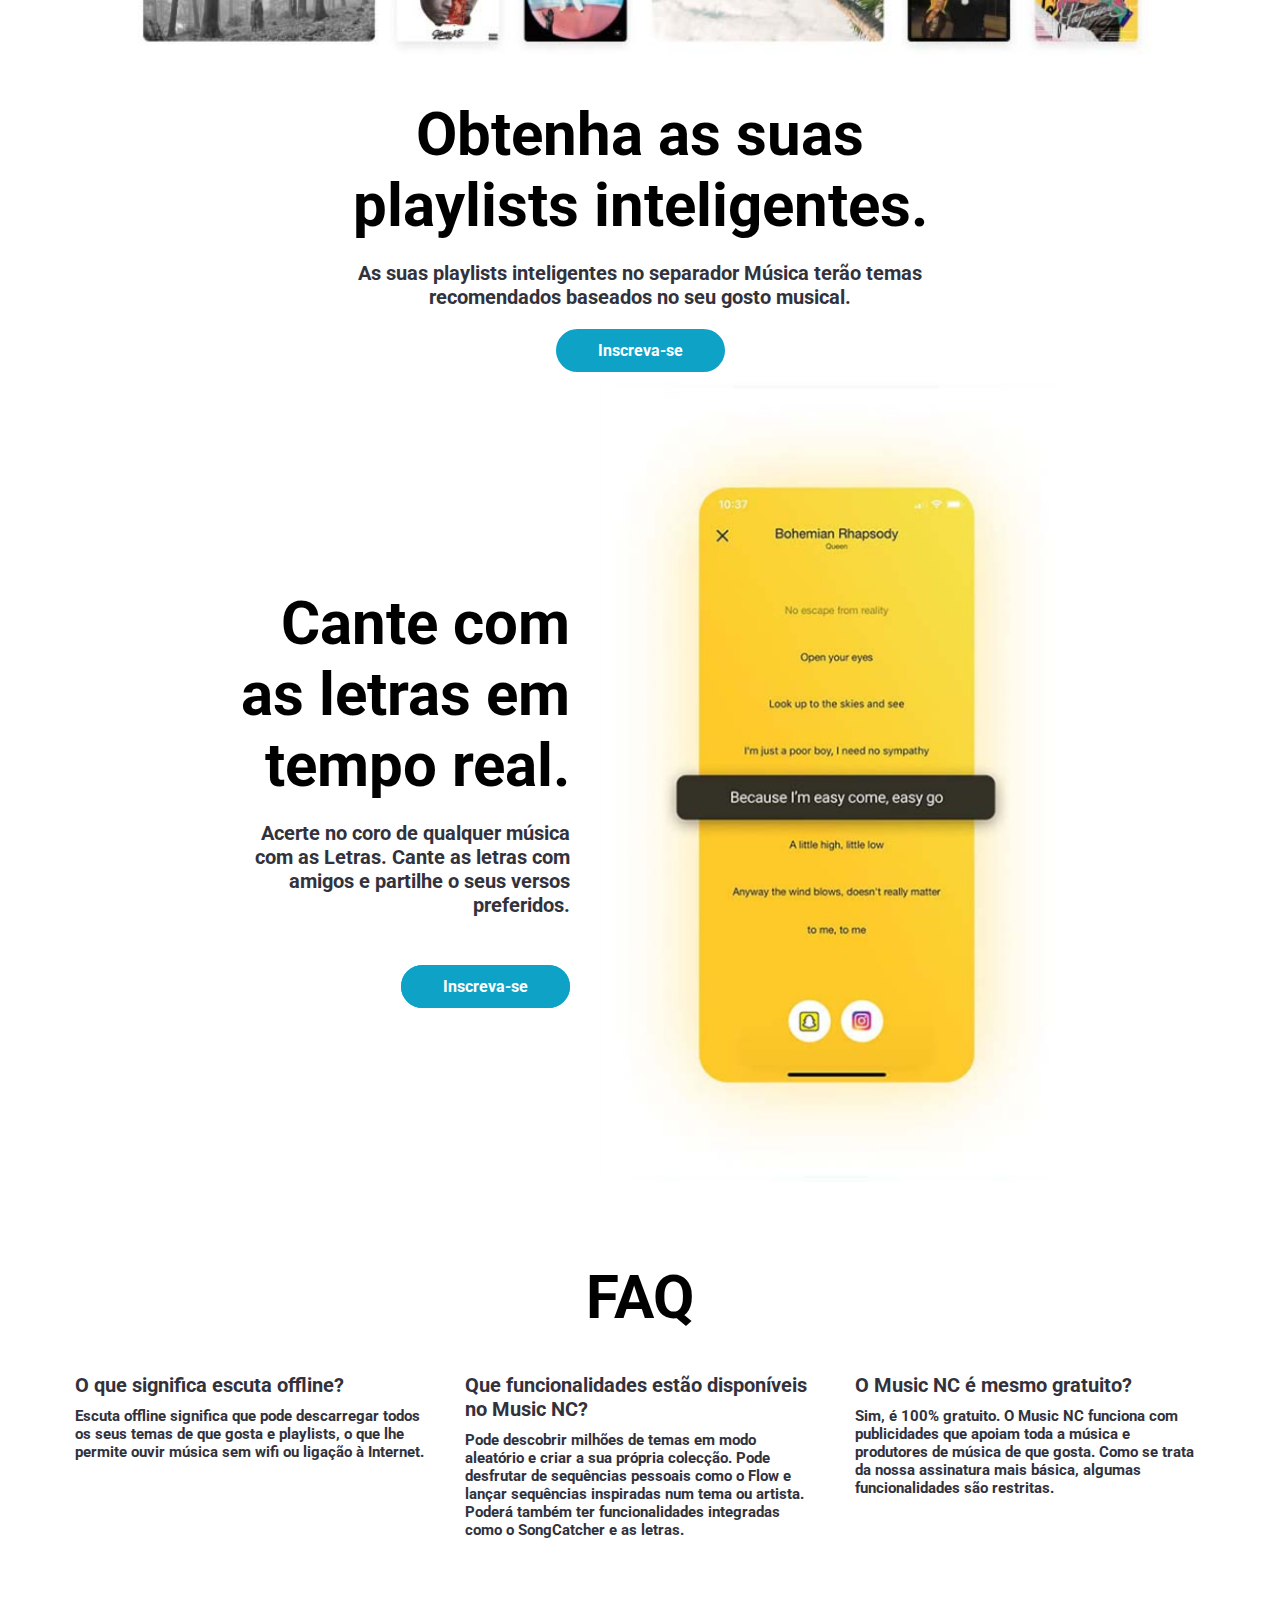
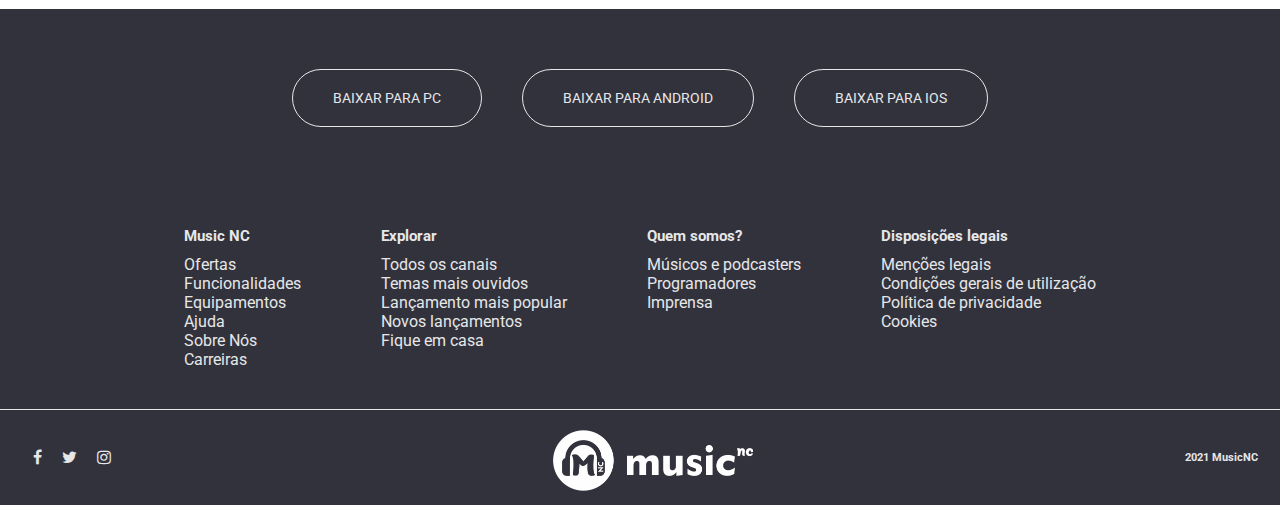
<file: paginas/sobre.html>
<!DOCTYPE html>
<html lang="pt">

<head>

    <!--CHARSET-->
    <meta charset="UTF-8">

    <!--NAME BAR-->
    <title>Sobre | Music NC</title>

    <!--ICON BAR-->
    <link rel="shortcut icon" href="../img/icons/logo-princ.png">

    <!--IMPORT CSS-->
    <link rel="stylesheet" type="text/css" href="../css/styles.css">

    <!--IMPORT JS-->
    

    <!--IMPORT FONTS E ICONS-->
    <link href="https://maxcdn.bootstrapcdn.com/font-awesome/4.7.0/css/font-awesome.min.css" rel="stylesheet" type="text/css">

    <link rel="preconnect" href="https://fonts.googleapis.com">
    <link rel="preconnect" href="https://fonts.gstatic.com" crossorigin>
    <link href="https://fonts.googleapis.com/css2?family=Roboto:wght@300;400;700&display=swap" rel="stylesheet">

</head>


<body>
    
    <!--HEADER-->
    <header>

        <a href="../index.html">
            <img id="logo-header" src="../img/icons/logo-azul.png" alt="logo">
        </a>
        
        <nav>
            <a class="btn-princ btn-h-01" href="download.html">Baixar</a>
            <a class="btn-princ btn-h-01" href="doacao.html">Contribua</a>
            <a class="btn-princ btn-h-01" href="sobre.html">Sobre</a>
            <a class="btn-princ btn-h-02" href="login.html">Iniciar sessão</a>
            <a class="btn-princ btn-h-03" href="inscrever.html">Inscreva-se</a>
        </nav>

    </header>
    <!--FIM HEADER-->

    <!--BANNER-->
    <section id="sec-banner-sobre">

        <div id="banner-sobre">
            <h1 class="color3">Musica gratuita e muito mais.</h1>

            <a class="btn-princ btn-h-05" href="inscrever.html">Inscreva-se</a>
    
            <h5 class="color3">Streaming gratuito de música • Milhões de temas e mais • Recomendações para si • Os favoritos com um simples toque • Crie as suas playlists • Funcionalidades inteligentes</h5>
        </div>
        
    </section>

    <!--FIM BANNER-->


    <!--IMAGEM TELEFONES-->
    <section id="center-img">
        <img id="imagem-sobre" src="../img/banner/phones.png" alt="">
    </section>
    <!--FIM IMAGEM TELEFONES-->


    <!--CONTEUDO-->
    <section id="sec-conteudo-sobre">

        <div class="titulo-conteudo-sobre">
            <h1>Porquê escolher Music NC?</h1>
        </div>

        <div class="bl-conteudo-sobre">
            <div class="txt-conteudo-sobre">
                <h4>Streaming gratuito de música</h4>
                <h5>Ouça música gratuitamente e desfrute de outros conteúdos de áudio, sempre e em qualquer lugar.</h5>
            </div>

            <div class="txt-conteudo-sobre">
                <h4>Milhões de temas e mais</h4>
                <h5>Descubra milhões de temas e podcasts, mais conteúdos extra exclusivos do Music NC.</h5>
            </div>

            <div class="txt-conteudo-sobre">
                <h4>Recomendações para si</h4>
                <h5>Desfrute do seu próprio conjunto de playlists inteligentes com recomendações feitas a pensar em si.</h5>
            </div>
        </div>

        <div class="bl-conteudo-sobre">
            <div class="txt-conteudo-sobre">
                <h4>Os favoritos com um simples toque</h4>
                <h5>Escolha e ouça os temas que deseja dos seus artistas favoritos em playlists seleccionadas.</h5>
            </div>

            <div class="txt-conteudo-sobre">
                <h4>Crie as suas playlists</h4>
                <h5>Adicione música e podcasts aos seus favoritos e crie as suas próprias playlists.</h5>
            </div>

            <div class="txt-conteudo-sobre">
                <h4>Funcionalidades personalizadas</h4>
                <h5>Alterne entre o seu telefone, tablet, computador e outros equipamentos suportados.</h5>
            </div>
        </div>

        <a class="btn-princ btn-h-03" href="inscrever.html">Inscreva-se</a>

    </section>
    <!--FIM CONTEUDO-->


    <!--OUÇA OFFLINE-->
    <section id="sec-ouca-offline">

        <img class="img-sec-sobre" src="../img/banner/ouca-offline.png" alt="">

        <div class="txt-conteudo-sobre">

            <h1 class="esp-esq">Ouça offline</h1>
            <h4 class="esp-esq esp-botom">Economizando dados? Sem WiFi? Não tem problema. Baixe suas músicas e podcasts favoritos e ouça a qualquer momento, em qualquer lugar</h4>

            <a class="btn-princ btn-h-03" href="inscrever.html">Inscreva-se</a>
        </div>
        
    </section>
    <!--FIM OUÇA OFFLINE-->


    <!--IMAGEM ALBUNS-->
    <section id="all-img-sobre">

        <img id="imagem-album" src="../img/banner/albuns.png" alt="">

    </section>
    <!--FIM IMAGEM ALBUNS-->


    <!--PLAYLISTS-->
    <section id="sec-playlist">

        <div id="size-playlist">
            <h1>Obtenha as suas playlists inteligentes.</h1>
            <h4>As suas playlists inteligentes no separador Música terão temas recomendados baseados no seu gosto musical.</h4>
            <a class="btn-princ btn-h-03" href="inscrever.html">Inscreva-se</a>
        </div>
        
    </section>
    <!--FIM PLAYLISTS-->


    <!--LETRAS-->
    <section id="sec-letra">

        <div class="txt-letras">

            <h1 class="esp-esq">Cante com as letras em tempo real.</h1>
            <h4 class="esp-esq esp-botom">Acerte no coro de qualquer música com as Letras. Cante as letras com amigos e partilhe o seus versos preferidos.</h4>

            <a class="btn-princ btn-h-03" href="inscrever.html">Inscreva-se</a>
        </div>

        <img class="img-sec-sobre" src="../img/banner/letra.png" alt="">
        
    </section>
    <!--FIM LETRAS-->


    <!--FAQ-->
    <section id="sec-faq">

        <h1>FAQ</h1>

        <div class="bl-conteudo-sobre">
            <div class="txt-conteudo-sobre">
                <h4>O que significa escuta offline?</h4>
                <h5>Escuta offline significa que pode descarregar todos os seus temas de que gosta e playlists, o que lhe permite ouvir música sem wifi ou ligação à Internet.</h5>
            </div>

            <div class="txt-conteudo-sobre">
                <h4>Que funcionalidades estão disponíveis no Music NC?</h4>
                <h5>Pode descobrir milhões de temas em modo aleatório e criar a sua própria colecção. Pode desfrutar de sequências pessoais como o Flow e lançar sequências inspiradas num tema ou artista. Poderá também ter funcionalidades integradas como o SongCatcher e as letras.</h5>
            </div>

            <div class="txt-conteudo-sobre">
                <h4>O Music NC é mesmo gratuito?</h4>
                <h5>Sim, é 100% gratuito. O Music NC funciona com publicidades que apoiam toda a música e produtores de música de que gosta. Como se trata da nossa assinatura mais básica, algumas funcionalidades são restritas.</h5>
            </div>
        </div>

    </section>
    <!--FIM FAQ-->


    <!--FOOTER-->
        <footer>
            <div class="itens-footer">
                <a class="btn-footer" href="../img/icons/logo-azul.png" download="Music NC">BAIXAR PARA PC</a>
                <a class="btn-footer" href="../img/icons/logo-azul.png" download="Music NC">BAIXAR PARA ANDROID</a>
                <a class="btn-footer" href="../img/icons/logo-azul.png" download="Music NC">BAIXAR PARA IOS</a>
            </div>

            <div class="itens-footer">

                <div class="bloco-footer">
                    <h5 class="color3">Music NC</h5>
                    <a class="color3" href="">Ofertas</a>
                    <a class="color3" href="">Funcionalidades</a>
                    <a class="color3" href="">Equipamentos</a>
                    <a class="color3" href="">Ajuda</a>
                    <a class="color3" href="">Sobre Nós</a>
                    <a class="color3" href="">Carreiras</a>
                </div>

                <div class="bloco-footer">
                    <h5 class="color3">Explorar</h5>
                    <a class="color3" href="">Todos os canais</a>
                    <a class="color3" href="">Temas mais ouvidos</a>
                    <a class="color3" href="">Lançamento mais popular</a>
                    <a class="color3" href="">Novos lançamentos</a>
                    <a class="color3" href="">Fique em casa</a>
                </div>

                <div class="bloco-footer">
                    <h5 class="color3">Quem somos?</h5>
                    <a class="color3" href="">Músicos e podcasters</a>
                    <a class="color3" href="">Programadores</a>
                    <a class="color3" href="">Imprensa</a>
                </div>

                <div class="bloco-footer">
                    <h5 class="color3">Disposições legais</h5>
                    <a class="color3" href="">Menções legais</a>
                    <a class="color3" href="">Condições gerais de utilização</a>
                    <a class="color3" href="">Política de privacidade
                    </a>
                    <a class="color3" href="">Cookies</a>
                </div>

            </div>

            <div class="itens-b-footer">
                <div class="social-footer">
                    <a class="social" href="https://www.facebook.com/musicncbr">
                        <i class="fa fa-facebook" aria-hidden="true"></i>
                    </a>

                    <a class="social" href="https://twitter.com/musicncbr">
                        <i class="fa fa-twitter" aria-hidden="true"></i>
                    </a>

                    <a class="social" href="https://www.instagram.com/musicncbr/">
                        <i class="fa fa-instagram" aria-hidden="true"></i>
                    </a>
                </div>

                <a href="../index.html">
                    <img id="logo-footer" src="../img/icons/logo-branca.png" alt="">
                </a>

                <h6 class="color3">2021 MusicNC</h6>
            </div>

        </footer>
    <!--FIM FOOTER-->

</body>

</html>
</file>
<file: css/styles.css>
/*===========================AJUSTES PADRÃO===========================*/

* {
    padding: 0px;
    margin: 0px;
    border: none;
    box-sizing: border-box;
}

html {
    scroll-behavior: smooth;
}

a {
    text-decoration: none;
}

li{
    list-style-type: none;
}

textarea:focus, input:focus {
    box-shadow: 0 0 0 0;
    outline: 0;
}

textarea {
    resize: none;
}

body{
    font-family: 'Roboto', sans-serif;
}

/*===========================AJUSTES PROJETO===========================*/

header{
    width: 100%;
    height: 100px;
    background-color: white;
    border-bottom: 2px solid #E6E7E8;
    display: flex;
    align-items: center;
    position: fixed;
    z-index: 1;
}

nav{
    margin: 20px;
    position: fixed;
    right: 20px;
}

footer{
    background-color: #32323d;
    color: #E6E7E8;
}

h1{
    font-size: 60px;
    font-weight: bold;
    margin-bottom: 20px;
}

h2{
    color: #32323d;
    font-weight: bold;
    margin-bottom: 20px;
    font-size: 30px;
}

h3{
    color: #0EA2C7;
}

h4{
    color: #32323d;
    font-weight: bold;
    font-size: 20px;
    margin-bottom: 10px;
}

h5{
    color: #32323d;
    font-size: 15px;
    margin-bottom: 10px;
}

h6{
    color: rgb(230, 230, 230);
}

/*===========================HEADER===========================*/
#logo-header{
    height: 60px;
    margin: 20px 20px 20px 40px;
    position: fixed;
    top: 0px;
}

.btn-princ{
    font-size: 16px;
    font-weight: bold;
    margin: 10px;
    cursor: pointer;
}

.btn-h-01{
    color: #121212;
    border: none;
}

.btn-h-01:hover{
    color: #121212;
    padding-bottom: 10px;
    border-bottom: 2px solid #0EA2C7;
}

.btn-h-02{
    color: #0EA2C7;
    border: 2px solid #0EA2C7;
    border-radius: 50px;
    padding: 10px 40px;
}

.btn-h-02:hover{
    color: #078AAB;
    border-color:#078AAB;
}

.btn-h-03{
    color: white;
    background-color: #0EA2C7;
    border: 2px solid #0EA2C7;
    border-radius: 50px;
    padding: 10px 40px;
}

.btn-h-03:hover{
    background-color: #078AAB;
    border-color:#078AAB;
}

/*===========================BANNER===========================*/

#sec-banner{
    padding-top: 100px;
    display: flex;
    align-items: center;
    justify-content: center;
}

#btn-banner{
    display: flex;
    align-items: center;
}

#img-banner{
    width: 600px;
    margin-left: 50px;
    pointer-events: none;
}

#txt-banner{
    width: 300px;
    margin: 10px;
}

/*===========================FEATURE===========================*/

#sec-feature{
    background-color: #f9f9f9;
    display: flex;
    align-items: center;
    justify-content: center;
    padding: 40px 0px;
}

#img-feature{
    height: 450px;
    pointer-events: none;
}

#textos-feacture{
    display: flex;
    align-items: top;
    justify-content: left;
}

.cat-feature{
    width: 250px;
    margin: 20px 40px 40px 0px;
}

/*===========================DEVICES===========================*/

#sec-devices{
    background-color: #0EA2C7;
    display: flex;
    align-items: center;
    justify-content: center;
}

#icons-devices{
    font-size: 80px;
    margin: 40px 20px;
    color: white;
}

.icon-dev{
    margin-right: 20px;
}

#txt-devices{
    width: 400px;
    margin: 40px;
}

.color{
    color: white;
}

/*===========================FORM===========================*/

#sec-forms{
    display: flex;
    align-items: center;
    justify-content: center;
    margin: 40px;
}

.ct-txt-form{
    width: 500px;
    background-color: none;
    border-bottom: 2px solid #E6E7E8;
    padding: 10px;
    margin: 20px 10px;
}

.cx-form{
    width: 480px;
    color: #32323d;
}

#txt-forms{
    width: 400px;
    margin-right: 50px;
}

.color2{
    color: #0EA2C7;
}

/*===========================FOOTER===========================*/

.color3{
    color: #E6E7E8;
}

.itens-footer{
    display: flex;
    align-items: top;
    justify-content: center;
    padding: 40px 0px;
}

.itens-b-footer{
    display: flex;
    align-items: center;
    justify-content: center;
    padding: 10px;
    border-top: 1px solid #E6E7E8;
}

#logo-footer{
    width: 200px;
    margin-left: 48vh;
    margin-right: 48vh;
    margin-top: 10px;
}

.bloco-footer{
    display: flex;
    align-items: left;
    justify-content: top;
    flex-direction: column;
    margin: 0px 40px;
}

.btn-footer{
    color: #E6E7E8;
    font-size: 14px;
    padding: 20px 40px;
    border: 1px solid #E6E7E8;
    border-radius: 40px;
    margin: 20px;
}

.btn-footer:hover{
    background-color: #2c2c35;
}

.social-footer{
    display: flex;
    align-items: baseline;
    justify-content: center;
}

.social{
    margin: 10px;
    color: #E6E7E8;
}

/*===========================PAGINA DONWLOAD===========================*/

/*===========================CONTEUDO PRINCIPAL===========================*/
#sec-conteudo{
    padding-top: 300px;
    display: flex;
    align-items: center;
    justify-content: center;
    flex-direction: column;
    background-color: #0EA2C7;
    height: 700px;
    margin-bottom: 20px;
}

.color4{
    color: white;
}

#img-conteudo{
    width: 900px;
    padding-top: 10px;
    pointer-events: none;
}

.txt-conteudo{
    width: 800px;
    text-align: center;
}

.btn-h-04{
    color: #32323d;
    background-color: white;
    border: 2px solid white;
    border-radius: 50px;
    padding: 10px 40px;
}

.btn-h-04:hover{
    background-color: #eeeeee;
    border-color:#eeeeee;
}

/*===========================VANTAGENS===========================*/

#sec-vantagens{
    margin-top: 200px;
    display: flex;
    align-items: center;
    justify-content: center;
    flex-direction: column;
}

.item-vantagens{
    display: flex;
    align-items: center;
    justify-content: center;
    flex-direction: column;
    text-align: center;
    border: 2px solid #0EA2C7;
    border-radius: 100%;
    height: 300px;
    width: 300px;
    color: #0EA2C7;
    font-size: 50px;
    margin: 20px;
}

.txt-item-vantagens{
    width: 230px;
}

#vantagens{
    display: flex;
    align-items: center;
    justify-content: center;
    margin: 40px;
}

.color5{
    color: #32323d;
    margin: 40px;
}

.btn-h-05{
    color: white;
    background-color: #EF5466;
    border: 2px solid #EF5466;
    border-radius: 50px;
    padding: 10px 40px;
}

.btn-h-05:hover{
    background-color: #da4052;
    border-color:#da4052;
}

/*===========================BAIXAR===========================*/

#sec-baixar{
    display: flex;
    align-items: center;
    justify-content: center;
    flex-direction: column;
    background-color: #0EA2C7;
    padding: 60px;
}

.btn-baixar{
    color: #E6E7E8;
    background-color: #2c2c35;
    font-size: 14px;
    padding: 20px 40px;
    border-radius: 40px;
    margin: 20px;
}

.btn-baixar:hover{
    background-color: #1c1c22;
}

/*===========================PAGINA LOGIN===========================*/

#sec-login{
    display: flex;
    align-items: center;
    justify-content: center;
    flex-direction: column;
    background-image: url('../img/banner/background-login.png');
    background-repeat: no-repeat;
    background-size: cover;
    height: 100vh;
}

#logo-login{
    width: 200px;
    margin: 40px;
}

.color6{
    color: #EF5466;
}

.btn-h-06{
    color: white;
    background-color: #EF5466;
    border: 2px solid #EF5466;
    border-radius: 50px;
    width: 500px;
    padding: 10px 40px;
    margin-bottom: 20px;
}

.btn-h-06:hover{
    background-color: #da4052;
    border-color:#da4052;
}

.btn-secund-2{
    color: #EF5466;
    text-decoration: underline;
    font-size: 14px;
}

.cx-login{
    display: flex;
    align-items: center;
    justify-content: center;
    flex-direction: column;
    background-color: white;
    border-radius: 20px;
    width: 600px;
    height: 500px;
    margin-bottom: 40px;
}

.info-form{
    margin-top: 40px;
    width: 450px;
    text-align: center;
    display: flex;
    align-items: center;
    justify-content: center;
    flex-direction: column;
}

.color1{
    color: #32323d;
}

.cx-inscreva{
    display: flex;
    align-items: center;
    justify-content: center;
    flex-direction: column;
    background-color: white;
    border-radius: 20px;
    width: 600px;
    height: 700px;
    margin-bottom: 40px;
}

/*===========================PAGINA SOBRE===========================*/

#sec-banner-sobre{
    padding-top: 100px;
    display: flex;
    align-items: center;
    justify-content: center;
    flex-direction: column;
    background-image: url('../img/banner/background-login.png');
    background-repeat: no-repeat;
    background-size: cover;
}

#banner-sobre{
    display: flex;
    align-items: center;
    justify-content: center;
    flex-direction: column;
    width: 500px;
    text-align: center;
    margin: 40px;
}

#center-img{
    display: flex;
    align-items: center;
    justify-content: center;
}

#imagem-sobre{
    width: 100%;
    max-width: 1580px;
    margin-top: 40px;
}

/*===========================PORQUE MUSIC NC===========================*/

#sec-conteudo-sobre{
    display: flex;
    align-items: center;
    justify-content: center;
    flex-direction: column;
}

.titulo-conteudo-sobre{
    width: 500px;
    text-align: center;
    margin: 40px;
}

.txt-conteudo-sobre{
    width: 350px;
    margin: 20px;
}

.bl-conteudo-sobre{
    display: flex;
    align-items: top;
    justify-content: center;
}

/*===========================ESCUTE OFFLINE===========================*/

#sec-ouca-offline{
    display: flex;
    align-items: center;
    justify-content: center;
}

.img-sec-sobre{
    height: 800px;
}

.esp-esq{
    margin: 20px 10px;
}

.esp-botom{
    margin-bottom: 60px;
}

/*===========================ALBUM===========================*/

#imagem-album{
    width: 80%;
    max-width: 1580px;
}

#all-img-sobre{
    display: flex;
    align-items: center;
    justify-content: center;
}

/*===========================PLAYLIST===========================*/

#sec-playlist{
    display: flex;
    align-items: center;
    justify-content: center;
    flex-direction: column;
    margin-top: 40px;
}

#size-playlist{
    display: flex;
    align-items: center;
    justify-content: center;
    flex-direction: column;
    width: 600px;
    text-align: center;
}

/*===========================LETRA===========================*/

#sec-letra{
    display: flex;
    align-items: center;
    justify-content: center;
}

.txt-letras{
    width: 350px;
    margin: 20px;
    text-align: right;
}

/*===========================FAQ===========================*/

#sec-faq{
    display: flex;
    align-items: center;
    justify-content: center;
    flex-direction: column;
    margin: 80px 0 40px 0;
}


/*===========================PÁGINA SOBRE===========================*/

#sec-banner-contribua{
    padding-top: 100px;
    display: flex;
    align-items: center;
    justify-content: center;
    background-image: url('../img/banner/background-login.png');
    background-repeat: no-repeat;
    background-size: cover;
    background-attachment: fixed;
    height: 600px;
}

#banner-contribua{
    display: flex;
    align-items: left;
    justify-content: center;
    flex-direction: column;
    width: 500px;
    text-align: left;
    margin: 40px;
}

#box-contribua{
    width: 550px;
    height: 350px;
    border-radius: 10px;
    background-color: white;
    display: flex;
    align-items: center;
    justify-content: center;
    flex-direction: column;
    padding: 50px;
}

#formas-pagamento{
    display: flex;
    align-items: center;
    justify-content: center;
}

#pix{
    width: 250px;
    margin: 0 30px;
    pointer-events: none;
}

.box-forma-pagamento{
    background-color: #32323d;
    margin: 20px;
    border-radius: 50px;
    width: 150px;
    height: 50px;
    display: flex;
    align-items: center;
    justify-content: center;
}

#box-pagamento-pix{
    width: 250px;
    background-color: #2c2c35;
    border-radius: 50px;
    padding: 5px;
    text-align: center;
}

#box-pix{
    display: flex;
    align-items: center;
    justify-content: center;
    flex-direction: column;
}

.obs{
    margin: 40px 0 15px 20px;
    width: 150px;
}

.icon-pagamento{
    width: 110px;
}

/*===========================PÁGINA MANUTENÇÃO===========================*/

#manutencao{
    padding-top: 100px;
    display: flex;
    align-items: center;
    justify-content: center;
    flex-direction: column;
    text-align: center;
    background-color: #0EA2C7;
    height: 100vh;
}

#logo-manutencao{
    width: 200px;
}

.social-manutencao{
    margin: 10px;
    color: #E6E7E8;
    font-size: 30px;
}

#sociais-manutencao{
    margin: 40px;
}

#img-foguete{
    width: 500px;
    margin: 40px;
}
</file>
